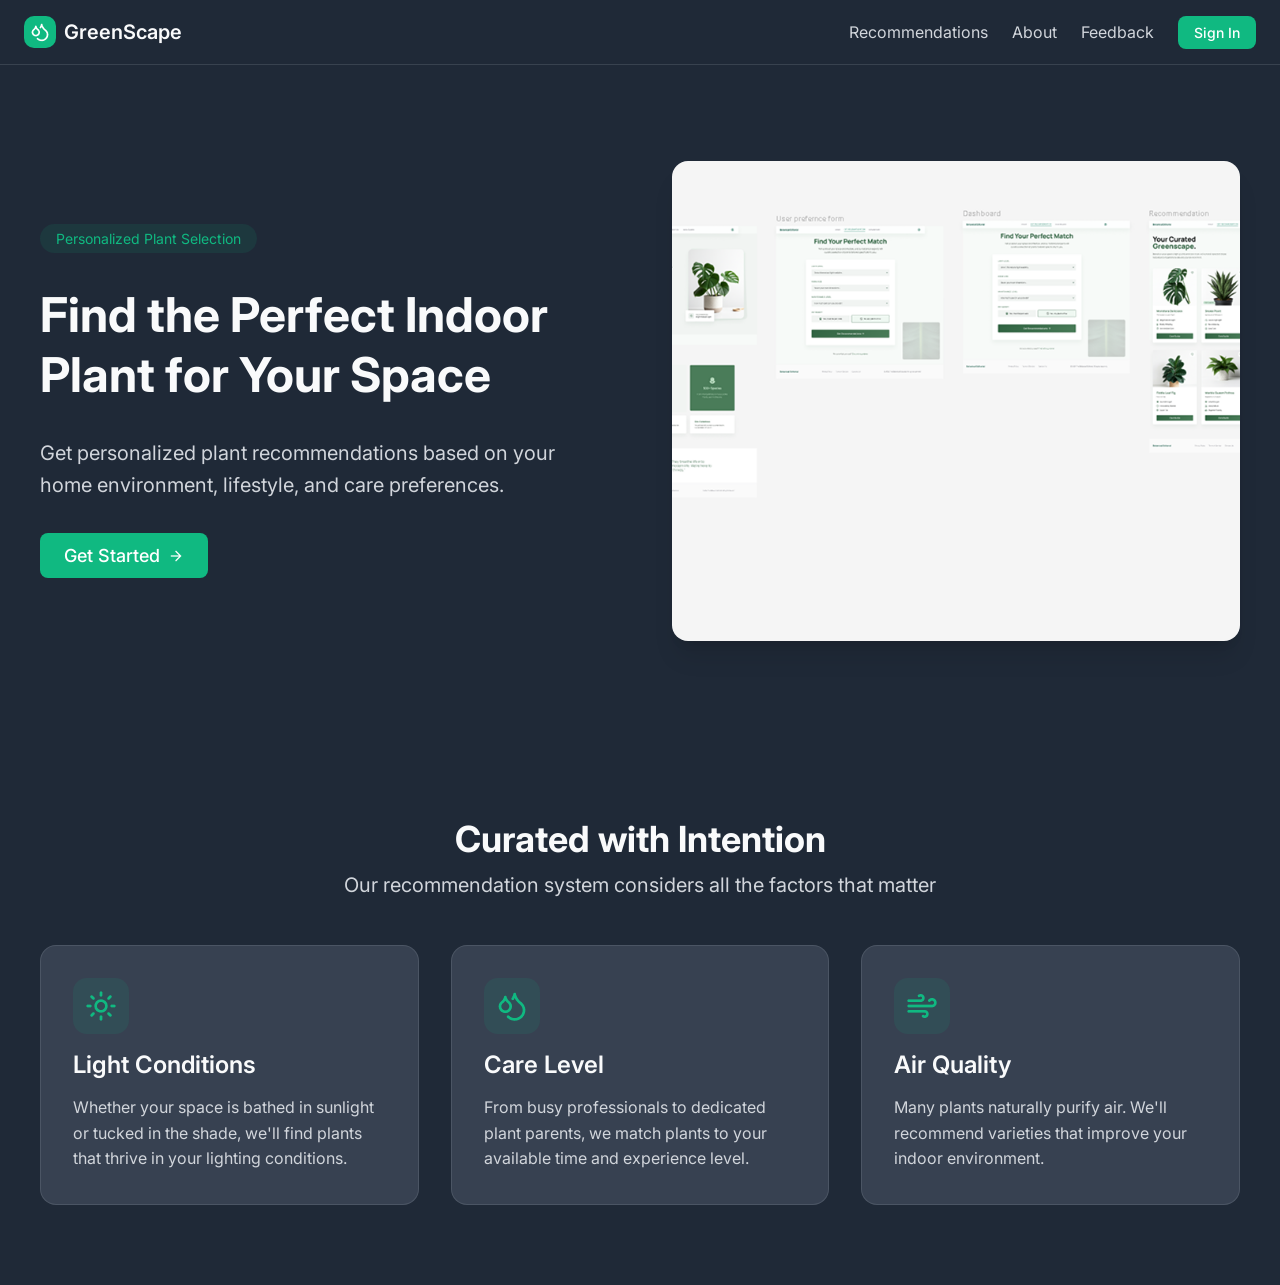
<file: app/static/index.html>
<!DOCTYPE html>
<html lang="en">
<head>
  <meta charset="UTF-8" />
  <meta name="viewport" content="width=device-width, initial-scale=1.0" />
  <title>GreenScape – Find Your Perfect Indoor Plant</title>
  <link rel="stylesheet" href="css/styles.css" />
</head>
<body>

  <!-- Navbar -->
  <nav class="navbar">
    <a href="index.html" class="logo">
      <div class="logo-icon">
        <img src="images/logo-icon.png" alt="Logo" />
      </div>
      <span class="logo-name">GreenScape</span>
    </a>
    <div class="nav-links">
      <a href="recommendations.html" class="nav-link">Recommendations</a>
      <a href="dashboard.html" class="nav-link nav-auth" style="display:none">Dashboard</a>
      <a href="#about" class="nav-link">About</a>
      <a href="feedback.html" class="nav-link">Feedback</a>
      <a href="signin.html" class="btn btn-green btn-sm nav-guest">Sign In</a>
      <a href="profile.html" class="user-info nav-auth" style="display:none" title="My profile">
        <span class="avatar gs-initial">?</span>
        <span class="info gs-greeting">Hi!</span>
      </a>
      <button id="logout-btn" class="btn btn-sm logout--btn nav-auth" style="display:none">Log out</button>
    </div>
  </nav>

  <!-- Hero -->
  <section class="container">
    <div class="hero">
      <div class="hero-text">
        <div>
      <span class="badge">Personalized Plant Selection</span>
      </div>
        <h1>Find the Perfect Indoor Plant for Your Space</h1>
        <p>Get personalized plant recommendations based on your home environment, lifestyle, and care preferences.</p>
        <a href="query.html" class="btn btn-green btn-lg" style="align-self:flex-start">
          Get Started
          <img src="images/get started.png" alt="" />
        </a>
      </div>
      <div class="hero-image">
        <img src="images/Landing image.png" alt="Indoor plants" />
      </div>
    </div>
  </section>

  <!-- Features -->
  <section class="features" id="about">
    <div class="container">
      <div class="features-header">
        <h2>Curated with Intention</h2>
        <p>Our recommendation system considers all the factors that matter</p>
      </div>
      <div class="features-grid">
        <div class="card feature-card">
          <div class="icon-box">
            <img src="images/light.png" alt="" />
          </div>
          <h3>Light Conditions</h3>
          <p>Whether your space is bathed in sunlight or tucked in the shade, we'll find plants that thrive in your lighting conditions.</p>
        </div>
        <div class="card feature-card">
          <div class="icon-box">
            <img src="images/care-image.png" alt="" />
          </div>
          <h3>Care Level</h3>
          <p>From busy professionals to dedicated plant parents, we match plants to your available time and experience level.</p>
        </div>
        <div class="card feature-card">
          <div class="icon-box">
            <img src="images/air quality.png" alt="" />
          </div>
          <h3>Air Quality</h3>
          <p>Many plants naturally purify air. We'll recommend varieties that improve your indoor environment.</p>
        </div>
      </div>
    </div>
  </section>

  <script src="js/toast.js"></script>
  <script src="js/session.js"></script>
</body>
</html>
</file>
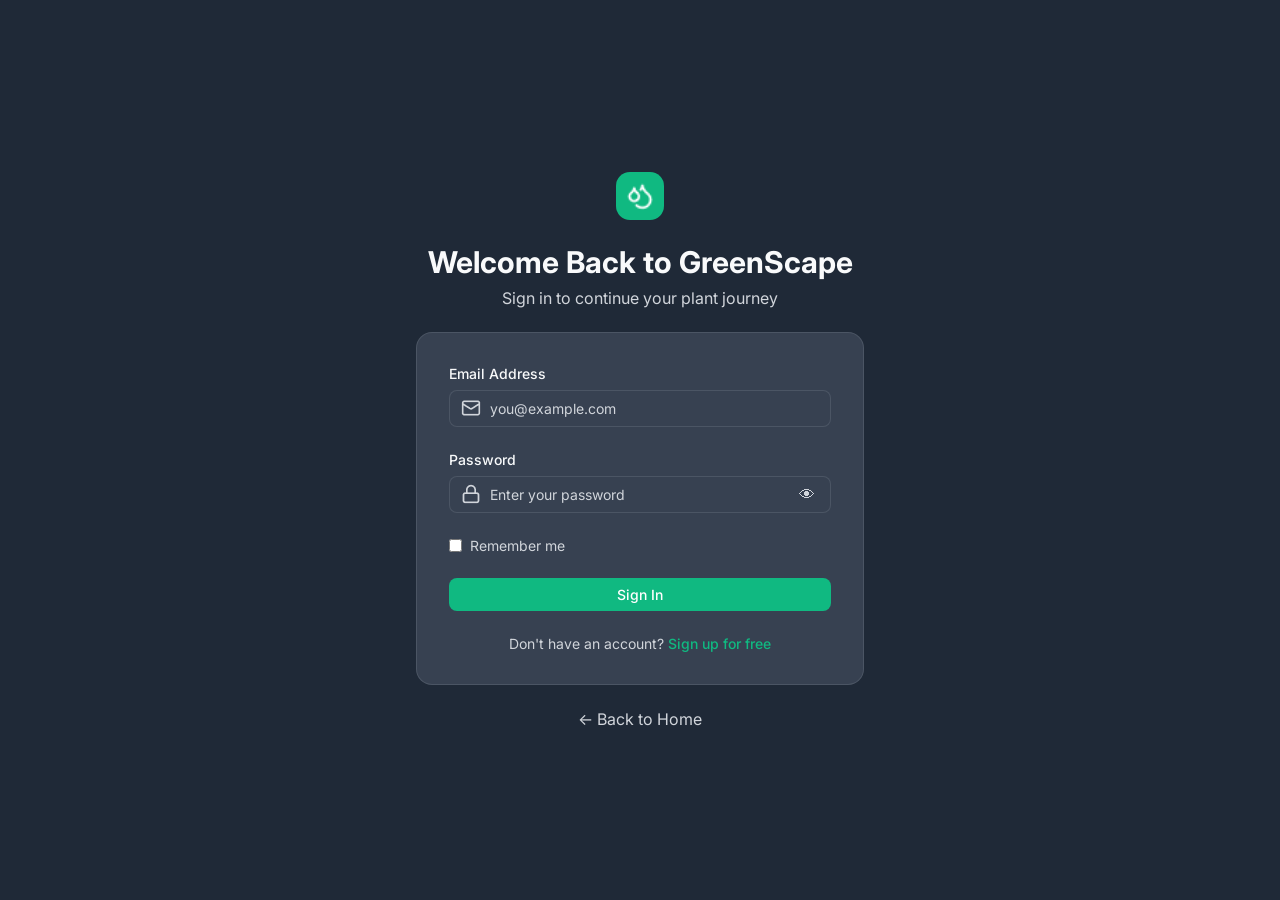
<file: app/static/adminpanel.html>
<!DOCTYPE html>
<html lang="en">
<head>
    <meta charset="UTF-8">
    <meta name="viewport" content="width=device-width, initial-scale=1.0">
    <title>GreenScape — Admin Panel</title>
    <link rel="stylesheet" href="css/styles.css" />
    <link rel="stylesheet" href="css/admin.css" />
    <link rel="stylesheet" href="css/user.css" />
    <link href="https://fonts.googleapis.com/css2?family=DM+Sans:wght@300;400;500;600&family=DM+Mono:wght@400;500&display=swap" rel="stylesheet">
</head>
<body>
  <script>
    (function () {
      try {
        const user = JSON.parse(sessionStorage.getItem('gsUser') || 'null');
        if (!user || user.role !== 'Admin') location.replace('signin.html');
      } catch { location.replace('signin.html'); }
    })();
  </script>
    <!-- Top Bar -->
    <header class="topbar">
        <div class="logo">
            <div class="logo-icon">🌿</div>
            <div>
                <div class="logo-text">GreenScape</div>
                <div class="logo-sub">Admin Panel</div>
            </div>
        </div>
        <div class="topbar-right">
            <span class="gs-greeting topbar-greeting">Hi, Admin!</span>
            <button class="btn btn-green btn-sm" onclick="sessionStorage.removeItem('gsUser');sessionStorage.removeItem('plantPrefs');location.href='signin.html'">
                Logout
            </button>
        </div>
    </header>
    
    <div class="shell">
        <!-- Sidebar -->
        <nav class="sidebar">
            <button class="tab-btn active" data-tab="plant-data" title="Plants">
                <svg class="nav-icon" viewBox="0 0 16 16" fill="none" stroke="currentColor" stroke-width="1.5"><path d="M8 14V7M8 7C8 4 5 2 2 2c0 3 1.5 5 6 5M8 7C8 4 11 2 14 2c0 3-1.5 5-6 5"/></svg>
                <span class="tab-btn-info">Plants</span>
            </button>
            <button class="tab-btn" data-tab="member-data" title="Members">
                <svg class="nav-icon" viewBox="0 0 16 16" fill="none" stroke="currentColor" stroke-width="1.5"><rect x="1" y="1" width="6" height="6" rx="1.5"/><rect x="9" y="1" width="6" height="6" rx="1.5"/><rect x="1" y="9" width="6" height="6" rx="1.5"/><rect x="9" y="9" width="6" height="6" rx="1.5"/></svg>
                <span class="tab-btn-info">Members</span>
            </button>
            <button class="tab-btn" data-tab="saved-data" title="Saved Plants">
                <svg class="nav-icon" viewBox="0 0 16 16" fill="none" stroke="currentColor" stroke-width="1.5"><path d="M13 14l-4.5-3-4.5 3V2a1 1 0 0 1 1-1h7a1 1 0 0 1 1 1z"/></svg>
                <span class="tab-btn-info">Saved</span>
            </button>
            <button class="tab-btn" data-tab="feedback-data" title="Feedback">
                <svg class="nav-icon" viewBox="0 0 16 16" fill="none" stroke="currentColor" stroke-width="1.5"><path d="M14 10a1 1 0 0 1-1 1H5l-3 3V3a1 1 0 0 1 1-1h10a1 1 0 0 1 1 1z"/></svg>
                <span class="tab-btn-info">Feedback</span>
            </button>
        </nav>
        
        <!-- Main Content -->
        <main class="main">
            
            <div class="tab-content active" id="plant-data">
            
                <!-- Stats -->
                <div class="stats-grid" style="grid-template-columns:repeat(2,1fr)">
                    <div class="stat-card">
                        <div class="stat-label">Total Plants</div>
                        <div class="stat-value" id="stat-total-plants">—</div>
                    </div>
                    <div class="stat-card">
                        <div class="stat-label">Most Saved</div>
                        <div class="stat-value green" id="stat-most-saved" style="font-size:16px">—</div>
                        <div class="stat-label" id="stat-most-saved-count" style="margin-top:4px"></div>
                    </div>
                </div>
                
                <!-- Toolbar -->
                <div class="toolbar">
                    <div class="search-wrap">
                        <svg viewBox="0 0 16 16" fill="none" stroke="currentColor" stroke-width="1.5"><circle cx="6.5" cy="6.5" r="4.5"/><path d="M10 10l3.5 3.5"/></svg>
                        <input id="plant-search" class="search-input" type="text" placeholder="Search plants…">
                    </div>
                    <button class="add-btn">
                        <svg viewBox="0 0 16 16" fill="none" stroke="currentColor" stroke-width="2"><path d="M8 3v10M3 8h10"/></svg>
                        Add Plant
                    </button>
                </div>
                
                <!-- Table -->
                <div class="table-wrap">
                    <table>
                        <thead>
                            <tr>
                                <th>Image</th>
                                <th class="sortable">Plant <span class="sort-arrow">↑</span></th>
                                <th>Care</th>
                                <th>Actions</th>
                            </tr>
                        </thead>
                        <tbody>
                            <tr><td colspan="4" style="text-align:center;padding:32px;color:var(--muted)">Loading plants…</td></tr>
                        </tbody>
                    </table>
                    <div class="table-footer" id="plant-table-footer"></div>
                </div>
            </div>
            
            <div class="tab-content" id="member-data">
                <!-- STATS -->
                <div class="stats-grid" style="grid-template-columns:repeat(3,1fr)">
                    <div class="stat-card">
                        <div class="stat-label">Total Users</div>
                        <div class="stat-value" id="stat-total-users">—</div>
                    </div>
                    <div class="stat-card">
                        <div class="stat-label">Active</div>
                        <div class="stat-value" id="stat-active-users">—</div>
                    </div>
                    <div class="stat-card">
                        <div class="stat-label">Suspended</div>
                        <div class="stat-value" id="stat-suspended-users">—</div>
                    </div>
                </div>
                
                <!-- PANEL -->
                <div class="panel">
                    
                    <!-- Toolbar -->
                    <div class="toolbar">
                        <div class="search-wrap">
                            <svg viewBox="0 0 24 24"><circle cx="11" cy="11" r="8"/><line x1="21" y1="21" x2="16.65" y2="16.65"/></svg>
                            <input id="members-search" type="text" placeholder="Search users…" />
                        </div>
                        
                        <div class="filter-tabs">
                            <button class="filter-tab active">All</button>
                            <button class="filter-tab">Active</button>
                            <button class="filter-tab">Suspended</button>
                        </div>
                        
                        <button class="btn btn-ghost">
                            <svg viewBox="0 0 24 24"><polygon points="22 3 2 3 10 12.46 10 19 14 21 14 12.46 22 3"/></svg>
                            Filter
                        </button>
                        <button id="members-export" class="btn btn-primary">
                            <svg viewBox="0 0 24 24"><path d="M21 15v4a2 2 0 0 1-2 2H5a2 2 0 0 1-2-2v-4"/><polyline points="7 10 12 15 17 10"/><line x1="12" y1="15" x2="12" y2="3"/></svg>
                            Export
                        </button>
                        <button id="add-member-btn" class="btn btn-primary" style="background:var(--accent);gap:6px">
                            <svg viewBox="0 0 24 24" style="width:15px;height:15px;stroke:currentColor;fill:none;stroke-width:2.5"><path d="M16 21v-2a4 4 0 0 0-4-4H5a4 4 0 0 0-4 4v2"/><circle cx="8.5" cy="7" r="4"/><line x1="20" y1="8" x2="20" y2="14"/><line x1="23" y1="11" x2="17" y2="11"/></svg>
                            Add User
                        </button>
                    </div>
                    
                    <!-- Table -->
                    <div class="table-wrap">
                        <table>
                            <thead>
                                <tr>
                                    <th><div class="th-inner">User <svg viewBox="0 0 24 24"><polyline points="6 9 12 15 18 9"/></svg></div></th>
                                    <th>Role</th>
                                    <th>Status</th>
                                    <th><div class="th-inner">Joined <svg viewBox="0 0 24 24"><polyline points="6 9 12 15 18 9"/></svg></div></th>
                                    <th><div class="th-inner">Last Active <svg viewBox="0 0 24 24"><polyline points="6 9 12 15 18 9"/></svg></div></th>
                                    <th><div class="th-inner">Plants <svg viewBox="0 0 24 24"><polyline points="6 9 12 15 18 9"/></svg></div></th>
                                    <th></th>
                                </tr>
                            </thead>
                            <tbody id="members-tbody"></tbody>
                        </table>
                    </div>
                </div>
                
            </div>
            
            <div class="tab-content" id="saved-data">

                <!-- Stats -->
                <div class="stats-grid" style="grid-template-columns:repeat(2,1fr)">
                    <div class="stat-card">
                        <div class="stat-label">Total Saved</div>
                        <div class="stat-value" id="admin-saved-count">—</div>
                    </div>
                    <div class="stat-card">
                        <div class="stat-label">Most Saved</div>
                        <div class="stat-value green" id="saved-most-name" style="font-size:16px">—</div>
                        <div class="stat-label" id="saved-most-count" style="margin-top:4px"></div>
                    </div>
                </div>

                <!-- Table -->
                <div class="panel">
                    <div class="toolbar">
                        <h3 style="font-size:15px;font-weight:700;color:var(--text)">Saved Plants by Users</h3>
                    </div>
                    <div class="table-wrap">
                        <table>
                            <thead>
                                <tr>
                                    <th>Plant</th>
                                    <th>Light</th>
                                    <th>Maintenance</th>
                                    <th>Watering</th>
                                    <th>Toxicity</th>
                                    <th>Saved By</th>
                                </tr>
                            </thead>
                            <tbody id="admin-saved-tbody">
                                <tr><td colspan="6" style="text-align:center;padding:40px;color:var(--muted)">
                                    Click this tab to load saved plants.
                                </td></tr>
                            </tbody>
                        </table>
                    </div>
                </div>

            </div>

            <div class="tab-content" id="feedback-data">
                <div class="panel">
                    <div class="toolbar">
                        <h3 style="font-size:15px;font-weight:700;color:var(--text)">User Feedback</h3>
                    </div>
                    <div class="table-wrap">
                        <table>
                            <thead>
                                <tr>
                                    <th>User</th>
                                    <th>Category</th>
                                    <th>Rating</th>
                                    <th>Comment</th>
                                    <th>Date</th>
                                </tr>
                            </thead>
                            <tbody id="feedback-tbody">
                                <tr><td colspan="5" style="text-align:center;padding:40px;color:var(--muted)">
                                    Click this tab to load feedback.
                                </td></tr>
                            </tbody>
                        </table>
                    </div>
                </div>
            </div>

        </main>
    </div>
  <!-- Add / Edit User Modal -->
  <div id="add-member-modal" class="modal-overlay">
    <div class="modal-box" style="max-width:480px;background:var(--bg-elevated);border-color:var(--border)">
      <button class="modal-close-btn" id="add-member-close">✕</button>
      <h2 style="font-size:20px;font-weight:700;margin-bottom:4px;color:var(--text)">Add User</h2>
      <p style="font-size:13px;color:var(--text-secondary);margin-bottom:24px">Create a new member or admin account</p>

      <div id="add-member-error" style="
        display:none;
        background:rgba(248,113,113,.12);
        border:1px solid rgba(248,113,113,.35);
        color:#f87171;
        padding:10px 14px;
        border-radius:10px;
        font-size:13px;
        margin-bottom:14px;
      "></div>

      <form id="add-member-form">
        <div style="margin-bottom:14px">
          <label style="display:block;font-size:12px;font-weight:600;color:var(--text-secondary);text-transform:uppercase;letter-spacing:.06em;margin-bottom:6px">Full Name</label>
          <input id="am-name" type="text" placeholder="e.g. Jane Smith"
            style="width:100%;background:var(--bg-surface);border:1px solid var(--border);border-radius:10px;padding:10px 14px;color:var(--text);font-family:inherit;font-size:14px;outline:none;box-sizing:border-box" />
        </div>
        <div style="margin-bottom:14px">
          <label style="display:block;font-size:12px;font-weight:600;color:var(--text-secondary);text-transform:uppercase;letter-spacing:.06em;margin-bottom:6px">Email Address</label>
          <input id="am-email" type="email" placeholder="jane@example.com"
            style="width:100%;background:var(--bg-surface);border:1px solid var(--border);border-radius:10px;padding:10px 14px;color:var(--text);font-family:inherit;font-size:14px;outline:none;box-sizing:border-box" />
        </div>
        <div style="margin-bottom:14px">
          <label style="display:block;font-size:12px;font-weight:600;color:var(--text-secondary);text-transform:uppercase;letter-spacing:.06em;margin-bottom:6px">Password</label>
          <input id="am-password" type="password" placeholder="At least 6 characters"
            style="width:100%;background:var(--bg-surface);border:1px solid var(--border);border-radius:10px;padding:10px 14px;color:var(--text);font-family:inherit;font-size:14px;outline:none;box-sizing:border-box" />
        </div>
        <div style="display:grid;grid-template-columns:1fr 1fr;gap:12px;margin-bottom:20px">
          <div>
            <label style="display:block;font-size:12px;font-weight:600;color:var(--text-secondary);text-transform:uppercase;letter-spacing:.06em;margin-bottom:6px">Role</label>
            <select id="am-role"
              style="width:100%;background:var(--bg-surface);border:1px solid var(--border);border-radius:10px;padding:10px 14px;color:var(--text);font-family:inherit;font-size:14px;outline:none;cursor:pointer;box-sizing:border-box">
              <option value="Member">Member</option>
              <option value="Admin">Admin</option>
            </select>
          </div>
          <div>
            <label style="display:block;font-size:12px;font-weight:600;color:var(--text-secondary);text-transform:uppercase;letter-spacing:.06em;margin-bottom:6px">Status</label>
            <select id="am-status"
              style="width:100%;background:var(--bg-surface);border:1px solid var(--border);border-radius:10px;padding:10px 14px;color:var(--text);font-family:inherit;font-size:14px;outline:none;cursor:pointer;box-sizing:border-box">
              <option value="active">Active</option>
              <option value="suspended">Suspended</option>
            </select>
          </div>
        </div>
        <div style="display:flex;gap:10px">
          <button type="button" id="add-member-cancel" class="btn btn-ghost" style="flex:1">Cancel</button>
          <button type="submit" class="btn btn-primary" style="flex:1">Add User</button>
        </div>
      </form>
    </div>
  </div>

  <!-- Add Plant Modal -->
  <div id="add-plant-modal" class="modal-overlay">
    <div class="modal-box" style="max-width:520px;background:var(--bg-elevated);border-color:var(--border)">
      <button class="modal-close-btn" id="add-plant-close">✕</button>
      <h2 style="font-size:20px;font-weight:700;margin-bottom:4px;color:var(--text)">Add Plant</h2>
      <p style="font-size:13px;color:var(--text-secondary);margin-bottom:24px">Add a new plant to the catalog</p>

      <div id="add-plant-error" style="
        display:none;
        background:rgba(248,113,113,.12);
        border:1px solid rgba(248,113,113,.35);
        color:#f87171;
        padding:10px 14px;
        border-radius:10px;
        font-size:13px;
        margin-bottom:14px;
      "></div>

      <form id="add-plant-form">
        <div style="display:grid;grid-template-columns:1fr 1fr;gap:12px;margin-bottom:14px">
          <div style="grid-column:1/-1">
            <label class="ap-label">Plant Name *</label>
            <input id="ap-plant-name" type="text" placeholder="e.g. Aloe Vera" class="ap-input" />
          </div>
          <div>
            <label class="ap-label">Category Name</label>
            <input id="ap-category-name" type="text" placeholder="e.g. General" class="ap-input" />
          </div>
          <div>
            <label class="ap-label">Category ID</label>
            <input id="ap-category-id" type="number" class="ap-input" />
          </div>
          <div>
            <label class="ap-label">Growth Rate</label>
            <input id="ap-growth-rate" type="text" placeholder="Slow / Moderate / Fast" class="ap-input" />
          </div>
          <div>
            <label class="ap-label">Humidity Requirement</label>
            <input id="ap-humidity" type="text" placeholder="Low / Medium / High" class="ap-input" />
          </div>
          <div>
            <label class="ap-label">Light Requirement</label>
            <input id="ap-light" type="text" placeholder="Low / Medium / High" class="ap-input" />
          </div>
          <div>
            <label class="ap-label">Maintenance Level</label>
            <input id="ap-maintenance" type="text" placeholder="Low / Medium / High" class="ap-input" />
          </div>
          <div>
            <label class="ap-label">Size Category</label>
            <input id="ap-size" type="text" placeholder="Small / Medium / Large" class="ap-input" />
          </div>
          <div>
            <label class="ap-label">Temperature Range</label>
            <input id="ap-temperature" type="text" placeholder="e.g. Moderate" class="ap-input" />
          </div>
          <div>
            <label class="ap-label">Toxicity Level</label>
            <input id="ap-toxicity" type="text" placeholder="Toxic / Non-toxic" class="ap-input" />
          </div>
          <div>
            <label class="ap-label">Watering Frequency</label>
            <input id="ap-watering" type="text" placeholder="e.g. Weekly" class="ap-input" />
          </div>
        </div>
        <div style="display:flex;gap:10px">
          <button type="button" id="add-plant-cancel" class="btn btn-ghost" style="flex:1">Cancel</button>
          <button type="submit" class="btn btn-primary" style="flex:1">Save Plant</button>
        </div>
      </form>
    </div>
  </div>
  <!-- Edit Plant Modal -->
  <div id="edit-plant-modal" class="modal-overlay">
    <div class="modal-box" style="max-width:520px;background:var(--bg-elevated);border-color:var(--border)">
      <button class="modal-close-btn" id="edit-plant-close">✕</button>
      <h2 style="font-size:20px;font-weight:700;margin-bottom:4px;color:var(--text)">Edit Plant</h2>
      <p style="font-size:13px;color:var(--text-secondary);margin-bottom:24px">Update plant details</p>

      <div id="edit-plant-error" style="
        display:none;
        background:rgba(248,113,113,.12);
        border:1px solid rgba(248,113,113,.35);
        color:#f87171;
        padding:10px 14px;
        border-radius:10px;
        font-size:13px;
        margin-bottom:14px;
      "></div>

      <form id="edit-plant-form">
        <input type="hidden" id="ep-plant-id" />
        <div style="display:grid;grid-template-columns:1fr 1fr;gap:12px;margin-bottom:14px">
          <div style="grid-column:1/-1">
            <label class="ap-label">Plant Name *</label>
            <input id="ep-plant-name" type="text" class="ap-input" />
          </div>
          <div>
            <label class="ap-label">Category Name</label>
            <input id="ep-category-name" type="text" class="ap-input" />
          </div>
          <div>
            <label class="ap-label">Category ID</label>
            <input id="ep-category-id" type="number" class="ap-input" />
          </div>
          <div>
            <label class="ap-label">Growth Rate</label>
            <input id="ep-growth-rate" type="text" class="ap-input" />
          </div>
          <div>
            <label class="ap-label">Humidity Requirement</label>
            <input id="ep-humidity" type="text" class="ap-input" />
          </div>
          <div>
            <label class="ap-label">Light Requirement</label>
            <input id="ep-light" type="text" class="ap-input" />
          </div>
          <div>
            <label class="ap-label">Maintenance Level</label>
            <input id="ep-maintenance" type="text" class="ap-input" />
          </div>
          <div>
            <label class="ap-label">Size Category</label>
            <input id="ep-size" type="text" class="ap-input" />
          </div>
          <div>
            <label class="ap-label">Temperature Range</label>
            <input id="ep-temperature" type="text" class="ap-input" />
          </div>
          <div>
            <label class="ap-label">Toxicity Level</label>
            <input id="ep-toxicity" type="text" class="ap-input" />
          </div>
          <div>
            <label class="ap-label">Watering Frequency</label>
            <input id="ep-watering" type="text" class="ap-input" />
          </div>
        </div>
        <div style="display:flex;gap:10px">
          <button type="button" id="edit-plant-cancel" class="btn btn-ghost" style="flex:1">Cancel</button>
          <button type="submit" class="btn btn-primary" style="flex:1">Update Plant</button>
        </div>
      </form>
    </div>
  </div>
  <style>
    .ap-label{display:block;font-size:12px;font-weight:600;color:var(--text-secondary);text-transform:uppercase;letter-spacing:.06em;margin-bottom:6px}
    .ap-input{width:100%;background:var(--bg-surface);border:1px solid var(--border);border-radius:10px;padding:10px 14px;color:var(--text);font-family:inherit;font-size:14px;outline:none;box-sizing:border-box}
  </style>

  <script src="js/toast.js"></script>
  <script src="js/session.js"></script>
  <script src="js/tab.js"></script>
  <script src="js/api.js"></script>
  <script src="js/members.js"></script>
  <script src="js/admin-saved.js"></script>
  <script src="js/feedback-admin.js"></script>

</body>
  <!-- <script src="js/user.js"></script>
  <script src="js/signin.js"></script> -->
</html>
</file>
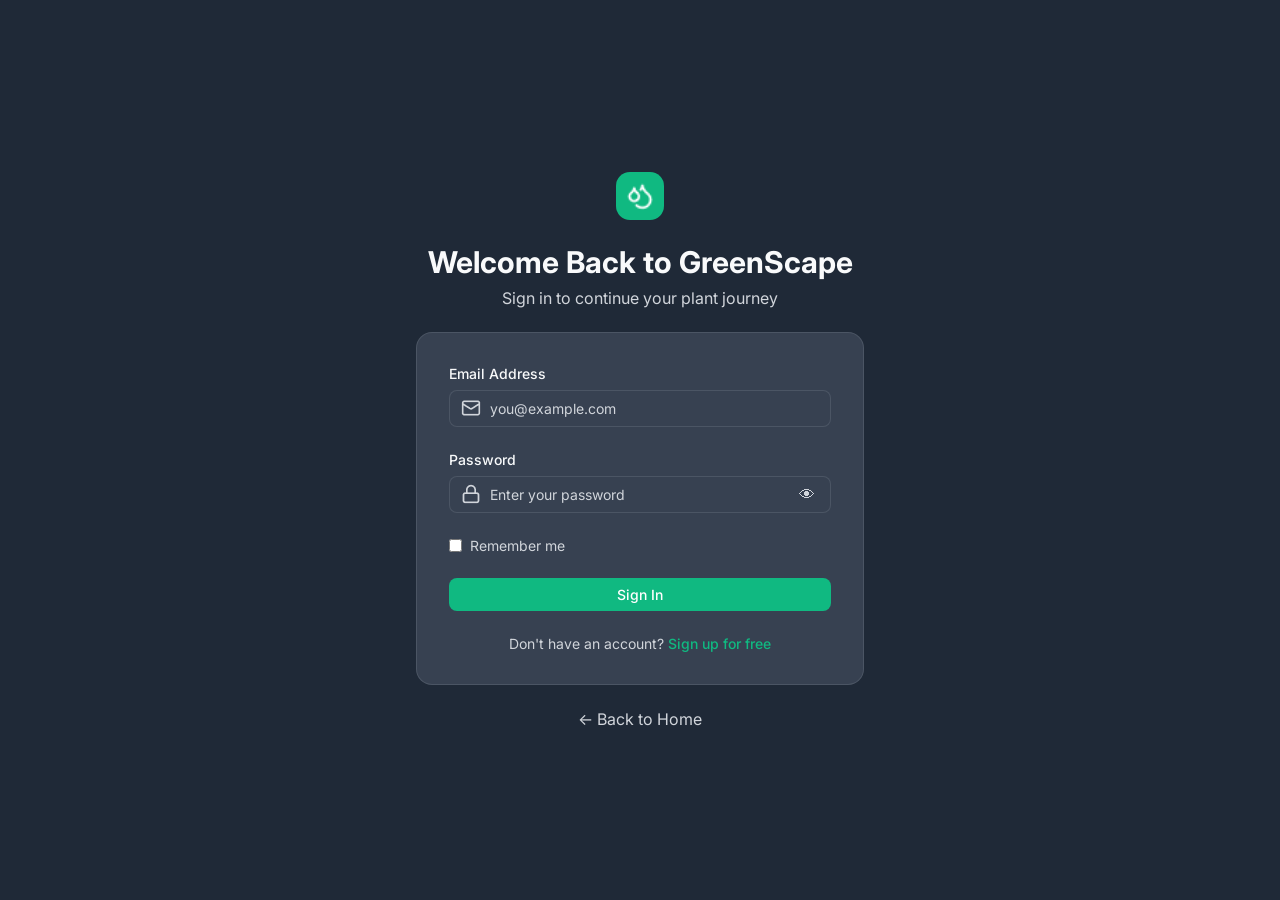
<file: app/static/dashboard.html>
<!DOCTYPE html>
<html lang="en">
<head>
  <meta charset="UTF-8" />
  <meta name="viewport" content="width=device-width, initial-scale=1.0" />
  <title>Dashboard – GreenScape</title>
  <link rel="stylesheet" href="css/styles.css" />
</head>
<body>
  <script>
    if (!sessionStorage.getItem('gsUser')) location.replace('signin.html');
  </script>

  <!-- Navbar -->
  <nav class="navbar">
    <a href="index.html" class="logo">
      <div class="logo-icon">
        <img src="images/logo-icon.png" alt="Logo" />
      </div>
      <span class="logo-name">GreenScape</span>
    </a>
    <div class="nav-links">
      <a href="recommendations.html" class="nav-link">Recommendations</a>
      <a href="dashboard.html" class="nav-link active">Dashboard</a>
      <a href="index.html#about" class="nav-link">About</a>
      <a href="feedback.html" class="nav-link">Feedback</a>
      <a href="profile.html" class="user-info" title="My profile">
        <span class="avatar gs-initial"></span>
        <span class="info gs-greeting"></span>
      </a>
      <button id="logout-btn" class="btn btn-sm logout--btn">Log out</button>
    </div>
  </nav>

  <div class="dashboard-page">
    <div class="container">

      <!-- Welcome banner -->
      <div class="welcome-banner">
        <div>
          <h1 id="gs-dash-welcome">Welcome back! 🌿</h1>
          <p>Ready to find your next perfect plant? Your space is looking greener every day.</p>
        </div>
        <a href="query.html" class="btn btn-green btn-md">Get New Recommendations</a>
      </div>

      <!-- Stats -->
      <div class="stats-grid">
        <div class="card stat-card">
          <div class="stat-number" id="dash-plants-saved">0</div>
          <div class="stat-label">Plants Saved</div>
        </div>
        <div class="card stat-card">
          <div class="stat-number" id="dash-searches-run">0</div>
          <div class="stat-label">Searches Run</div>
        </div>
        <div class="card stat-card">
          <div class="stat-number" id="dash-plants-collection">0</div>
          <div class="stat-label">Plants in Collection</div>
        </div>
      </div>

      <!-- Recent recommendations -->
      <div class="section-row">
        <h2>Saved Plants</h2>
        <a href="recommendations.html" class="btn btn-dark btn-sm">Browse All</a>
      </div>
      <div id="dash-recs-grid" class="recs-grid" style="margin-bottom:48px"></div>

      <!-- Highlights -->
      <div class="features-grid">
        <div class="card feature-card">
          <div class="icon-box">
            <img src="images/light.png" alt="" />
          </div>
          <h3>Light Conditions</h3>
          <p>Update your light preferences to refine your recommendations.</p>
        </div>
        <div class="card feature-card">
          <div class="icon-box">
            <img src="images/care-image.png" alt="" />
          </div>
          <h3>Care Level</h3>
          <p>Adjust how much time you can dedicate to plant care this season.</p>
        </div>
        <div class="card feature-card">
          <div class="icon-box">
            <img src="images/air quality.png" alt="" />
          </div>
          <h3>Air Quality</h3>
          <p>Prioritize air-purifying plants for a healthier indoor space.</p>
        </div>
      </div>

    </div>
  </div>

  <script src="js/toast.js"></script>
  <script src="js/session.js"></script>
  <script src="js/saved.js"></script>
  <script>
    // Plants-saved stat
    const savedCountEl = document.getElementById('dash-plants-saved');
    const saved = getSavedPlants();
    if (savedCountEl) savedCountEl.textContent = saved.length;

    fetch('/api/dashboard-stats').then(r=>r.json()).then(d=>{
      document.getElementById('dash-searches-run').textContent = d.searches_run;
      document.getElementById('dash-plants-collection').textContent = d.total_plants;
    }).catch(()=>{});

    // ── Plant detail modal ────────────────────────────────────────────────────
    function showDashModal(plant) {
      let overlay = document.getElementById('dash-modal');
      if (!overlay) {
        overlay = document.createElement('div');
        overlay.id = 'dash-modal';
        overlay.className = 'modal-overlay';
        overlay.innerHTML = `
          <div class="modal-box">
            <button class="modal-close-btn" id="dash-modal-close">✕</button>
            <div id="dash-modal-content"></div>
          </div>`;
        document.body.appendChild(overlay);
        document.getElementById('dash-modal-close').addEventListener('click', closeDashModal);
        overlay.addEventListener('click', e => { if (e.target === overlay) closeDashModal(); });
        document.addEventListener('keydown', e => { if (e.key === 'Escape') closeDashModal(); });
      }

      const toxColor = plant.toxicity_level === 'Non-toxic' ? 'var(--green)' : '#f87171';
      const toxBg    = plant.toxicity_level === 'Non-toxic' ? 'rgba(16,185,129,.15)' : 'rgba(248,113,113,.15)';
      const fields   = [
        ['Growth Rate', plant.growth_rate],
        ['Light',       plant.light_requirement],
        ['Watering',    plant.watering_frequency],
        ['Maintenance', plant.maintenance_level],
        ['Size',        plant.size_category],
        ['Humidity',    plant.humidity_requirement],
        ['Temperature', plant.temperature_range],
        ['Category',    plant.category_name],
      ];

      function esc(s) {
        return String(s ?? '').replace(/&/g,'&amp;').replace(/</g,'&lt;').replace(/>/g,'&gt;').replace(/"/g,'&quot;');
      }

      document.getElementById('dash-modal-content').innerHTML = `
        <div class="modal-header">
          <div>
            <h2 class="modal-plant-name">${esc(plant.plant_name)}</h2>
            <p class="modal-plant-sub">${esc(plant.category_name || 'General')}</p>
          </div>
          <span style="padding:4px 12px;border-radius:20px;font-size:12px;font-weight:700;
                       background:${toxBg};color:${toxColor};white-space:nowrap;flex-shrink:0">
            ${esc(plant.toxicity_level || 'Unknown')}
          </span>
        </div>
        ${plant.image_url ? `<img class="modal-plant-img" src="${esc(plant.image_url)}" alt="${esc(plant.plant_name)}" onerror="this.style.display='none'">` : ''}
        <div class="modal-grid">
          ${fields.map(([l, v]) => `
            <div class="modal-detail">
              <div class="modal-detail-label">${esc(l)}</div>
              <div class="modal-detail-value">${esc(v || '—')}</div>
            </div>`).join('')}
        </div>`;

      overlay.classList.add('open');
      document.body.style.overflow = 'hidden';
    }

    function closeDashModal() {
      const overlay = document.getElementById('dash-modal');
      if (overlay) overlay.classList.remove('open');
      document.body.style.overflow = '';
    }

    // ── Render saved plants grid ──────────────────────────────────────────────
    const GRADS  = ['grad-1','grad-2','grad-3','grad-4','grad-5','grad-6'];
    const EMOJIS = ['🌿','🌱','🌾','🍃','🌺','🌸','🌻','🌼','🌵','🎋','🪴','🌳'];
    const grid   = document.getElementById('dash-recs-grid');

    if (saved.length === 0) {
      grid.innerHTML = `
        <div style="grid-column:1/-1;text-align:center;padding:40px 0">
          <p class="text-muted" style="margin-bottom:16px">No saved plants yet.</p>
          <a href="recommendations.html" class="btn btn-green btn-sm">Browse Plants</a>
        </div>`;
    } else {
      const recent = saved.slice(-3).reverse();
      grid.innerHTML = recent.map((plant, i) => {
        const hasImg = plant.image_url;
        const imgClass = hasImg ? '' : GRADS[i % GRADS.length];
        const imgStyle = hasImg ? 'padding:0;overflow:hidden' : '';
        const imgContent = hasImg
          ? `<img src="${plant.image_url}" alt="${plant.plant_name ?? ''}"
                  style="width:100%;height:100%;object-fit:cover"
                  onerror="this.parentElement.classList.add('${GRADS[i % GRADS.length]}');this.style.display='none';this.parentElement.innerHTML+='<span style=\\'font-size:72px;line-height:1\\'>${EMOJIS[i % EMOJIS.length]}</span>'">`
          : `<span style="font-size:72px;line-height:1">${EMOJIS[i % EMOJIS.length]}</span>`;
        return `
        <div class="card plant-card">
          <div class="plant-card-img ${imgClass}" style="height:160px;${imgStyle}">
            ${imgContent}
          </div>
          <div class="plant-card-body">
            <div class="plant-card-top">
              <h3 style="font-size:16px">${String(plant.plant_name ?? '').replace(/&/g,'&amp;').replace(/</g,'&lt;').replace(/>/g,'&gt;')}</h3>
            </div>
            <div class="plant-tags" style="margin-bottom:12px">
              ${plant.maintenance_level ? `<span class="plant-tag">${String(plant.maintenance_level).replace(/</g,'&lt;')} Care</span>` : ''}
              ${plant.toxicity_level === 'Non-toxic' ? '<span class="plant-tag">Pet-Safe</span>' : ''}
            </div>
            <button class="btn btn-green btn-sm btn-full dash-detail-btn" data-idx="${i}">View Details</button>
          </div>
        </div>`;
      }).join('');

      grid.querySelectorAll('.dash-detail-btn').forEach(btn => {
        btn.addEventListener('click', () => {
          showDashModal(recent[parseInt(btn.dataset.idx)]);
        });
      });
    }
  </script>
</body>
</html>
</file>
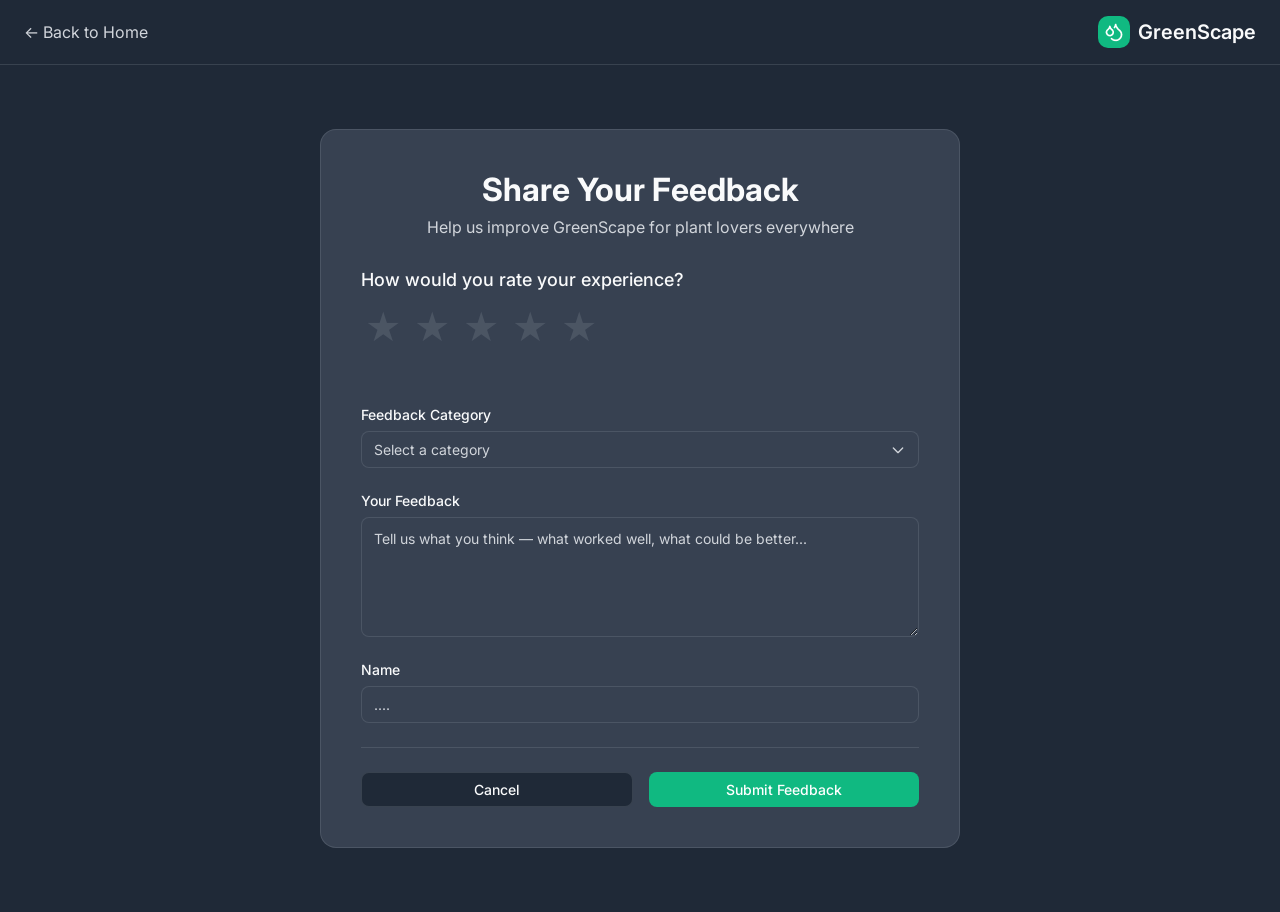
<file: app/static/feedback.html>
<!DOCTYPE html>
<html lang="en">
<head>
  <meta charset="UTF-8" />
  <meta name="viewport" content="width=device-width, initial-scale=1.0" />
  <title>Feedback – GreenScape</title>
  <link rel="stylesheet" href="css/styles.css" />
</head>
<body>

  <!-- Navbar -->
  <nav class="navbar">
    <a href="index.html" class="nav-link">← Back to Home</a>

    <a href="index.html" class="logo">
      <div class="logo-icon">
        <img src="images/logo-icon.png" alt="" />
      </div>
      <span class="logo-name">GreenScape</span>
    </a>
  </nav>

  <div class="feedback-page">
    <div class="card feedback-card">

      <div class="feedback-header">
        <h1>Share Your Feedback</h1>
        <p>Help us improve GreenScape for plant lovers everywhere</p>
      </div>

      <!-- Success message (hidden by default) -->
      <div class="success-box hidden" id="success-msg">
        🌿 Thank you for your feedback! We'll use it to improve your experience.
      </div>

      <!-- Form -->
      <form class="form" id="feedback-form" onsubmit="submitFeedback(event)">

        <!-- Star rating -->
        <div class="form-group">
          <label class="form-label-lg">How would you rate your experience?</label>
          <div class="rating-row" id="stars">
            <button type="button" class="star" data-star="1">★</button>
            <button type="button" class="star" data-star="2">★</button>
            <button type="button" class="star" data-star="3">★</button>
            <button type="button" class="star" data-star="4">★</button>
            <button type="button" class="star" data-star="5">★</button>
          </div>
          <p class="rating-label" id="rating-label"></p>
        </div>

        <!-- Category -->
        <div class="form-group">
          <label class="form-label" for="category">Feedback Category</label>
          <select id="category" class="form-select">
            <option value="">Select a category</option>
            <option value="recommendations">Plant Recommendations</option>
            <option value="ui">User Interface</option>
            <option value="accuracy">Recommendation Accuracy</option>
            <option value="feature">Feature Request</option>
            <option value="bug">Bug Report</option>
            <option value="other">Other</option>
          </select>
        </div>

        <!-- Message -->
        <div class="form-group">
          <label class="form-label" for="message">Your Feedback</label>
          <textarea id="message" class="form-textarea" rows="5"
            placeholder="Tell us what you think — what worked well, what could be better..."></textarea>
        </div>

        <!-- Name (optional) -->
        <div class="form-group">
          <label class="form-label" for="fname">Name <span class="text-muted"></span></label>
          <input id="fname" type="text" class="form-input no-icon" placeholder="...." />
        </div>

        <!-- Actions -->
        <div class="form-actions">
          <a href="index.html" class="btn btn-dark btn-sm" style="flex:1;justify-content:center">Cancel</a>
          <button type="submit" class="btn btn-green btn-sm" style="flex:1">Submit Feedback</button>
        </div>

      </form>
    </div>
  </div>

  <script src="js/toast.js"></script>
  <script src="js/feedback.js"></script>
</body>
</html>
</file>
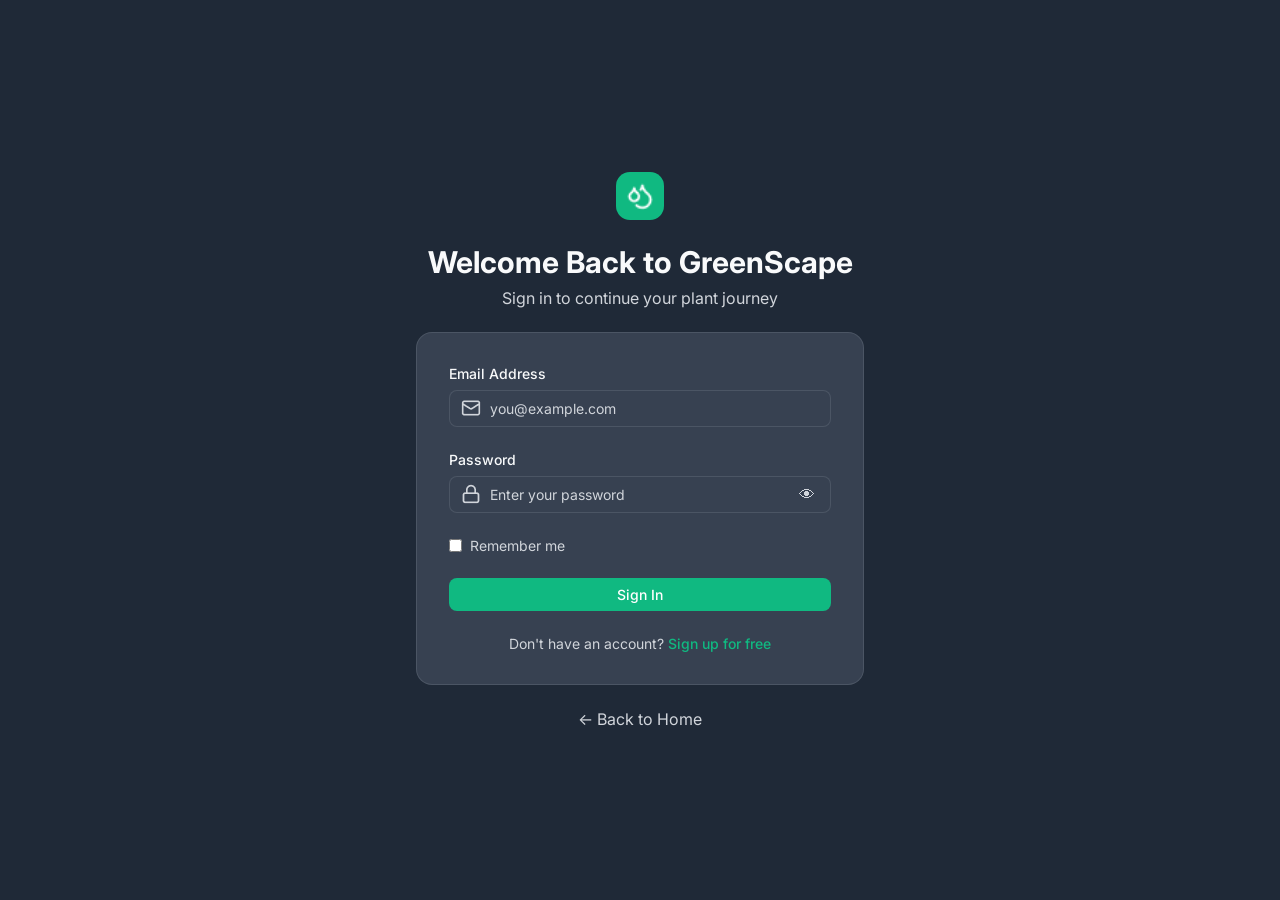
<file: app/static/profile.html>
<!DOCTYPE html>
<html lang="en">
<head>
  <meta charset="UTF-8" />
  <meta name="viewport" content="width=device-width, initial-scale=1.0" />
  <title>My Profile – GreenScape</title>
  <link rel="stylesheet" href="css/styles.css" />
</head>
<body>
  <script>
    if (!sessionStorage.getItem('gsUser')) location.replace('signin.html');
  </script>

  <!-- Navbar -->
  <nav class="navbar">
    <a href="index.html" class="logo">
      <div class="logo-icon">
        <img src="images/logo-icon.png" alt="Logo" />
      </div>
      <span class="logo-name">GreenScape</span>
    </a>
    <div class="nav-links">
      <a href="recommendations.html" class="nav-link">Recommendations</a>
      <a href="dashboard.html" class="nav-link">Dashboard</a>
      <a href="index.html#about" class="nav-link">About</a>
      <a href="feedback.html" class="nav-link">Feedback</a>
      <a href="profile.html" class="avatar ring gs-initial"></a>
    </div>
  </nav>

  <div class="profile-page">
    <div class="container">
      <div class="profile-layout">

        <!-- Left column -->
        <div>
          <!-- Profile card -->
          <div class="card profile-card">
            <div class="profile-avatar" id="gs-profile-avatar"></div>
            <div class="profile-name" id="gs-profile-name"></div>
            <div class="profile-email" id="gs-profile-email"></div>
            <div class="profile-btns">
              <a href="query.html" class="btn btn-green btn-sm btn-full">New Search</a>
              <button class="btn btn-dark btn-sm btn-full" onclick="toggleEdit()">Edit Profile</button>
              <button id="logout-btn" class="btn btn-dark btn-sm btn-full text-red">Sign Out</button>
            </div>
          </div>

          <!-- Preferences -->
          <div class="card pref-card">
            <div style="display:flex;justify-content:space-between;align-items:center;margin-bottom:16px">
              <h3 style="margin:0">My Preferences</h3>
              <a href="query.html" class="btn btn-dark btn-sm" style="font-size:12px;padding:4px 12px">Edit</a>
            </div>
            <div class="pref-list">
              <div class="pref-item"><span class="pref-key">Light Level</span><span class="pref-val" id="pref-light">—</span></div>
              <div class="pref-item"><span class="pref-key">Care Level</span><span class="pref-val" id="pref-care">—</span></div>
              <div class="pref-item"><span class="pref-key">Plant Size</span><span class="pref-val" id="pref-size">—</span></div>
              <div class="pref-item"><span class="pref-key">Pets</span><span class="pref-val" id="pref-pets">—</span></div>
              <div class="pref-item"><span class="pref-key">Experience</span><span class="pref-val" id="pref-exp">—</span></div>
            </div>
          </div>
        </div>

        <!-- Right column -->
        <div>

          <!-- Edit form (hidden by default) -->
          <div class="card hidden" id="edit-panel" style="padding:32px;margin-bottom:32px">
            <h2 style="font-size:22px;font-weight:700;margin-bottom:24px">Edit Profile</h2>
            <div class="form">
              <div class="form-group">
                <label class="form-label" for="p-name">Display Name</label>
                <input id="p-name" type="text" class="form-input no-icon" />
              </div>
              <div class="form-group">
                <label class="form-label" for="p-email">Email</label>
                <input id="p-email" type="email" class="form-input no-icon" />
              </div>
              <div class="form-group">
                <label class="form-label" for="p-bio">Bio</label>
                <textarea id="p-bio" class="form-textarea" placeholder="Tell us about yourself and your plant journey..."></textarea>
              </div>
              <div class="form-actions">
                <button class="btn btn-dark btn-sm" style="flex:1" onclick="toggleEdit()">Cancel</button>
                <button class="btn btn-green btn-sm" style="flex:1" onclick="saveEdit()">Save Changes</button>
              </div>
            </div>
          </div>

          <!-- Saved plants -->
          <div id="view-panel">
            <div class="section-row">
              <h2 style="font-size:22px;font-weight:700">Saved Plants
                <span id="saved-count" class="match-badge" style="margin-left:8px;font-size:13px">0</span>
              </h2>
              <a href="recommendations.html" class="btn btn-dark btn-sm">Browse More</a>
            </div>

            <div class="saved-grid"></div>

          </div>

        </div>
      </div>
    </div>
  </div>

  <script src="js/toast.js"></script>
  <script src="js/session.js"></script>
  <script src="js/saved.js"></script>
  <script src="js/profile.js"></script>
</body>
</html>
</file>
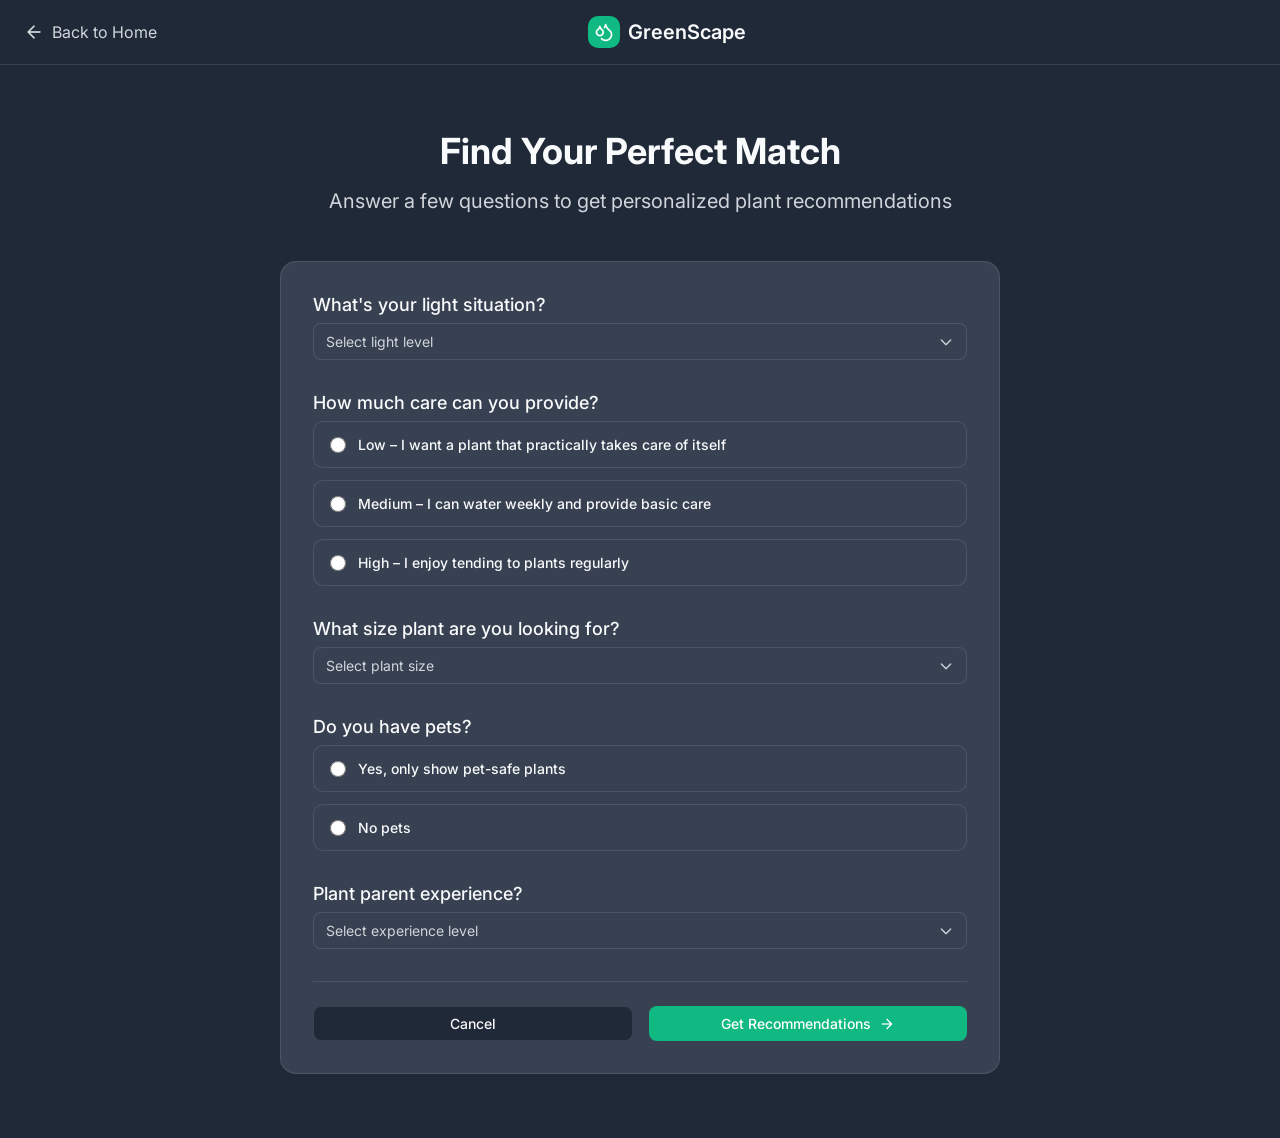
<file: app/static/query.html>
<!DOCTYPE html>
<html lang="en">
<head>
  <meta charset="UTF-8" />
  <meta name="viewport" content="width=device-width, initial-scale=1.0" />
  <title>Find Your Plant – GreenScape</title>
  <link rel="stylesheet" href="css/styles.css" />
</head>
<body>

  <!-- Navbar -->
  <nav class="navbar">
    <a href="index.html" class="nav-back">
      <img src="images/back to home.png" alt="" />
      Back to Home
    </a>
    <a href="index.html" class="logo">
      <div class="logo-icon">
        <img src="images/logo-icon.png" alt="" />
      </div>
      <span class="logo-name">GreenScape</span>
    </a>
    <div style="width:80px"></div>
  </nav>

  <div class="query-page">
    <div class="container-narrow">

      <!-- Header -->
      <div class="query-header">
        <h1>Find Your Perfect Match</h1>
        <p>Answer a few questions to get personalized plant recommendations</p>
      </div>

      <!-- Form -->
      <div class="card query-form" id="query-form">

        <!-- Light -->
        <div class="form-group">
          <label class="form-label-lg">What's your light situation?</label>
          <select id="light-select" class="form-select">
            <option value="">Select light level</option>
            <option value="low">Low – minimal natural light</option>
            <option value="indirect">Medium – bright indirect light</option>
            <option value="direct">High – direct sunlight</option>
          </select>
        </div>

        <!-- Care -->
        <div class="form-group">
          <label class="form-label-lg">How much care can you provide?</label>
          <div class="radio-options" data-group="care">
            <div class="radio-option" data-value="low">
              <input type="radio" name="care" id="care-low" value="low" />
              <label for="care-low">Low – I want a plant that practically takes care of itself</label>
            </div>
            <div class="radio-option" data-value="medium">
              <input type="radio" name="care" id="care-med" value="medium" />
              <label for="care-med">Medium – I can water weekly and provide basic care</label>
            </div>
            <div class="radio-option" data-value="high">
              <input type="radio" name="care" id="care-high" value="high" />
              <label for="care-high">High – I enjoy tending to plants regularly</label>
            </div>
          </div>
        </div>

        <!-- Size -->
        <div class="form-group">
          <label class="form-label-lg">What size plant are you looking for?</label>
          <select id="size-select" class="form-select">
            <option value="">Select plant size</option>
            <option value="small">Small – tabletop or shelf</option>
            <option value="medium">Medium – floor plant up to 3 ft</option>
            <option value="large">Large – statement plant over 3 ft</option>
          </select>
        </div>

        <!-- Pets -->
        <div class="form-group">
          <label class="form-label-lg">Do you have pets?</label>
          <div class="radio-options" data-group="pets">
            <div class="radio-option" data-value="yes">
              <input type="radio" name="pets" id="pets-yes" value="yes" />
              <label for="pets-yes">Yes, only show pet-safe plants</label>
            </div>
            <div class="radio-option" data-value="no">
              <input type="radio" name="pets" id="pets-no" value="no" />
              <label for="pets-no">No pets</label>
            </div>
          </div>
        </div>

        <!-- Experience -->
        <div class="form-group">
          <label class="form-label-lg">Plant parent experience?</label>
          <select id="experience-select" class="form-select">
            <option value="">Select experience level</option>
            <option value="beginner">Beginner – first plant ever</option>
            <option value="some">Some experience – had plants before</option>
            <option value="expert">Expert – seasoned plant parent</option>
          </select>
        </div>

        <!-- Actions -->
        <div class="form-actions">
          <a href="index.html" class="btn btn-dark btn-sm" style="flex:1;justify-content:center">Cancel</a>
          <button id="get-recs-btn" class="btn btn-green btn-sm" style="flex:1;justify-content:center">
            Get Recommendations
            <img src="images/get started.png" alt="" />
          </button>
        </div>

      </div>
    </div>
  </div>

  <script src="js/toast.js"></script>
  <script src="js/query.js"></script>
</body>
</html>
</file>
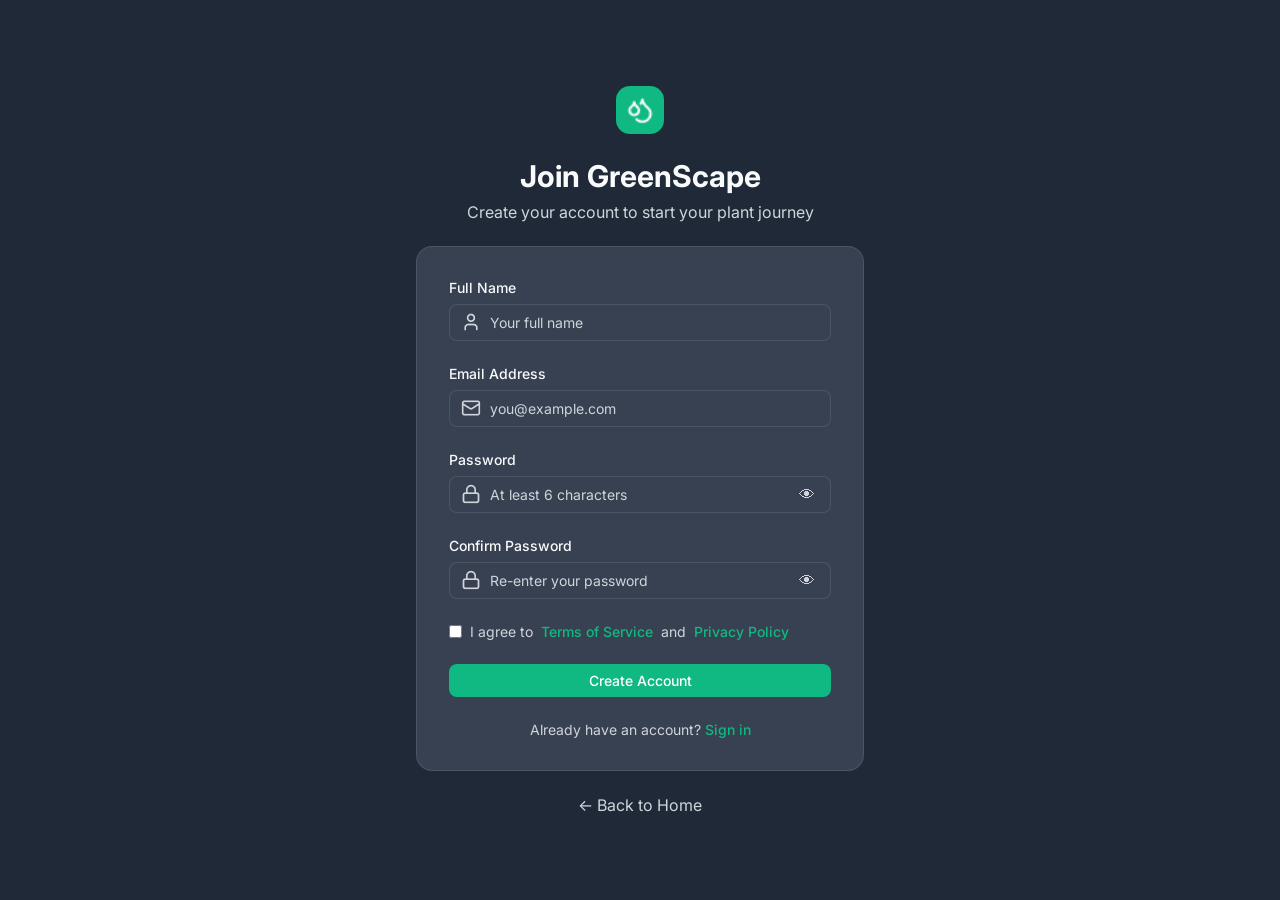
<file: app/static/sign-up.html>
<!DOCTYPE html>
<html lang="en">
<head>
  <meta charset="UTF-8" />
  <meta name="viewport" content="width=device-width, initial-scale=1.0" />
  <title>Sign Up – GreenScape</title>
  <link rel="stylesheet" href="css/styles.css" />
</head>
<body>

  <div class="auth-page">

    <!-- Logo mark -->
    <div class="auth-logo">
      <img src="images/logo-icon.png" alt="" />
    </div>

    <!-- Heading -->
    <div class="auth-heading">
      <h1>Join GreenScape</h1>
      <p>Create your account to start your plant journey</p>
    </div>

    <!-- Card -->
    <div class="card auth-card">
      <form class="form" id="signup-form" onsubmit="return false">

        <!-- Error message -->
        <div id="signup-error" style="
          display:none;
          background:rgba(248,113,113,.12);
          border:1px solid rgba(248,113,113,.35);
          color:#f87171;
          padding:10px 14px;
          border-radius:10px;
          font-size:13px;
          margin-bottom:12px;
        "></div>

        <!-- Full name -->
        <div class="form-group">
          <label class="form-label" for="su-name">Full Name</label>
          <div class="input-wrap">
            <img src="images/name.png" alt="" class="input-icon" />
            <input id="su-name" type="text" class="form-input" placeholder="Your full name" autocomplete="name" />
          </div>
        </div>

        <!-- Email -->
        <div class="form-group">
          <label class="form-label" for="su-email">Email Address</label>
          <div class="input-wrap">
            <img src="images/email.png" alt="" class="input-icon" />
            <input id="su-email" type="email" class="form-input" placeholder="you@example.com" autocomplete="email" />
          </div>
        </div>

        <!-- Password -->
        <div class="form-group">
          <label class="form-label" for="su-password">Password</label>
          <div class="input-wrap">
            <img src="images/password.png" alt="" class="input-icon" />
            <input id="su-password" type="password" class="form-input" placeholder="At least 6 characters" autocomplete="new-password" style="padding-right:40px" />
            <button type="button" class="input-icon-r toggle-pw" aria-label="Toggle password">👁</button>
          </div>
        </div>

        <!-- Confirm Password -->
        <div class="form-group">
          <label class="form-label" for="su-confirm">Confirm Password</label>
          <div class="input-wrap">
            <img src="images/password.png" alt="" class="input-icon" />
            <input id="su-confirm" type="password" class="form-input" placeholder="Re-enter your password" autocomplete="new-password" style="padding-right:40px" />
            <button type="button" class="input-icon-r toggle-pw" aria-label="Toggle password">👁</button>
          </div>
        </div>

        <!-- Terms -->
        <div class="form-footer">
          <label class="checkbox-label">
            <input type="checkbox" id="su-terms" />
            I agree to <a href="terms-privacy.html">Terms of Service</a> and <a href="terms-privacy.html">Privacy Policy</a>
          </label>
        </div>

        <!-- Submit -->
        <button type="submit" class="btn btn-green btn-sm btn-full">Create Account</button>

      </form>

      <p class="divider-text">
        Already have an account? <a href="signin.html">Sign in</a>
      </p>
    </div>

    <a href="index.html" class="nav-link">← Back to Home</a>
  </div>

  <script src="js/toast.js"></script>
  <script src="js/signup.js"></script>
</body>
</html>
</file>
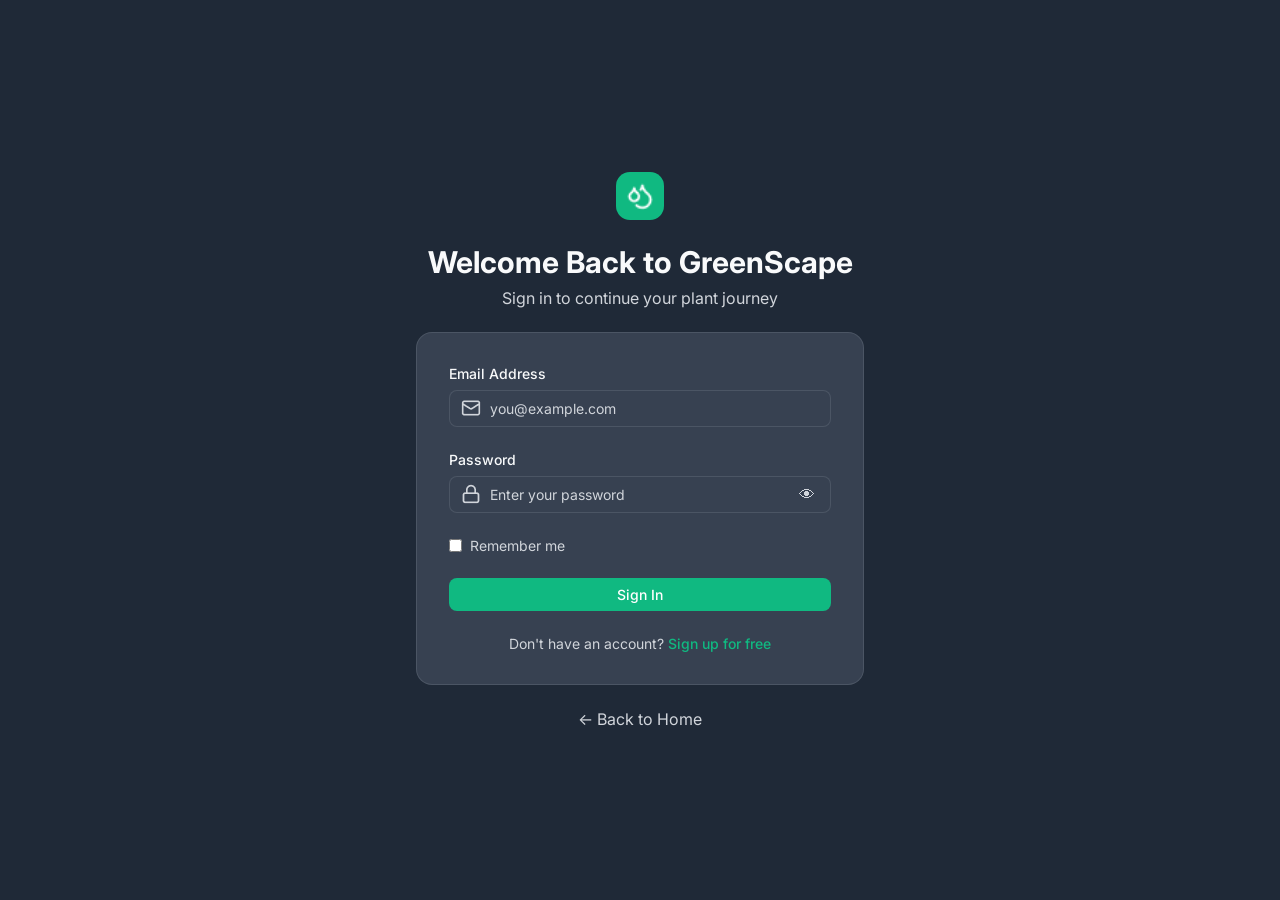
<file: app/static/signin.html>
<!DOCTYPE html>
<html lang="en">
<head>
  <meta charset="UTF-8" />
  <meta name="viewport" content="width=device-width, initial-scale=1.0" />
  <title>Sign In – GreenScape</title>
  <link rel="stylesheet" href="css/styles.css" />
</head>
<body>

  <div class="auth-page">

    <!-- Logo mark -->
    <div class="auth-logo">
      <img src="images/logo-icon.png" alt="" />
    </div>

    <!-- Heading -->
    <div class="auth-heading">
      <h1>Welcome Back to GreenScape</h1>
      <p>Sign in to continue your plant journey</p>
    </div>

    <!-- Card -->
    <div class="card auth-card signin-form">
      <form class="form" id="signin-form">

        <!-- Email -->
        <div class="form-group">
          <label class="form-label" for="email">Email Address</label>
          <div class="input-wrap">
            <img src="images/email.png" alt="" class="input-icon" />
            <input id="email" type="email" class="form-input" placeholder="you@example.com" autocomplete="email" />
          </div>
        </div>

        <!-- Password -->
        <div class="form-group">
          <label class="form-label" for="password">Password</label>
          <div class="input-wrap">
            <img src="images/password.png" alt="" class="input-icon" />
            <input id="password" type="password" class="form-input" placeholder="Enter your password" autocomplete="current-password" style="padding-right:40px" />
            <button type="button" class="input-icon-r toggle-pw" id="toggle-pw" aria-label="Toggle password">👁</button>
          </div>
        </div>

        <!-- Remember / Forgot -->
        <div class="form-footer">
          <label class="checkbox-label">
            <input type="checkbox" />
            Remember me
          </label>
          <!-- <a href="password.html" class="form-link">Forgot password?</a> -->
        </div>

        <!-- Submit -->
        <button type="submit" class="btn btn-green btn-sm btn-full">Sign In</button>

      </form>

      <p class="divider-text">
        Don't have an account? <a href="sign-up.html">Sign up for free</a>
      </p>
    </div>

    <a href="index.html" class="nav-link">← Back to Home</a>
  </div>

  <script src="js/toast.js"></script>
  <script src="js/signin.js"></script>
  <script src="js/user.js"></script>
</body>
</html>
</file>
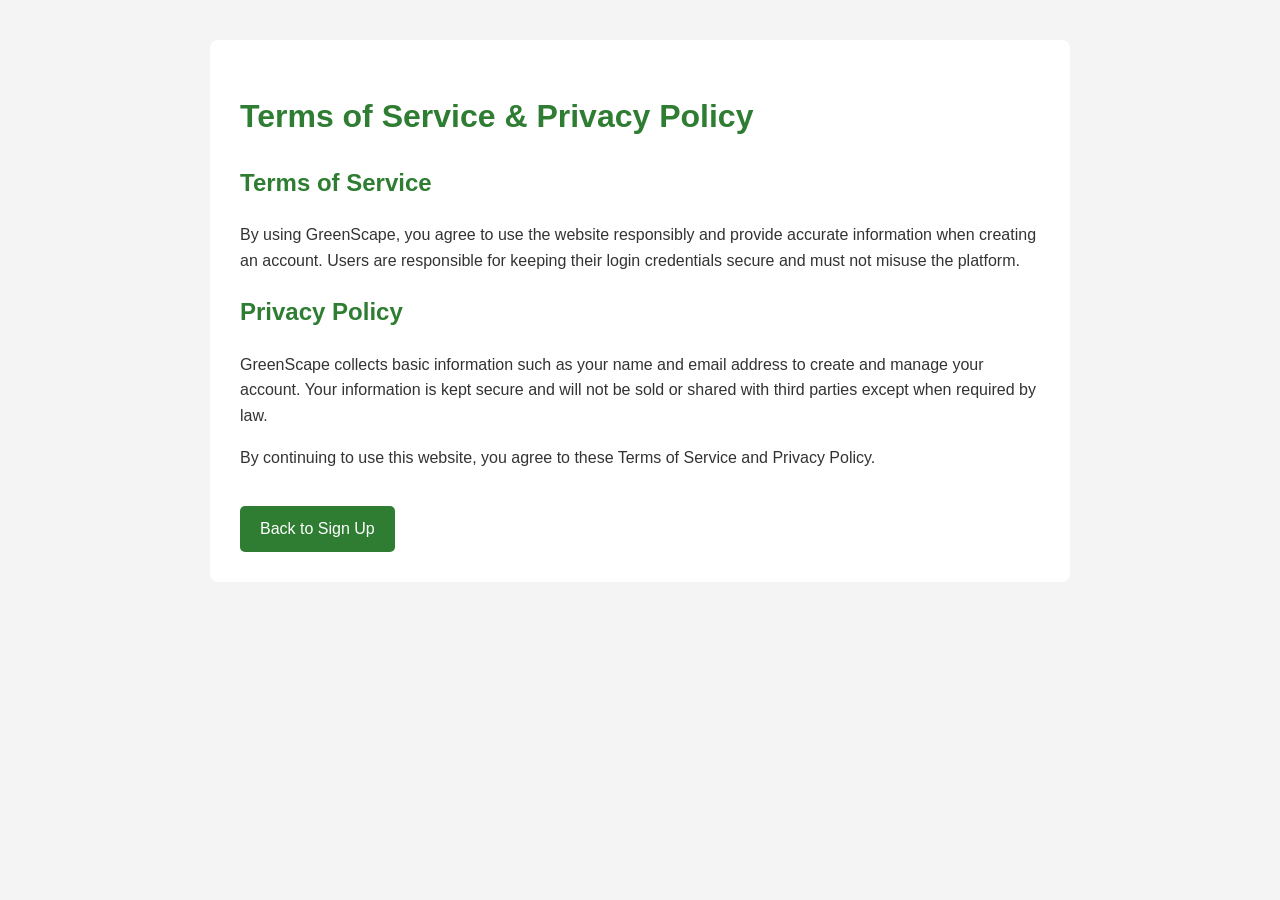
<file: app/static/terms-privacy.html>
<!DOCTYPE html>
<html lang="en">
<head>
    <meta charset="UTF-8">
    <meta name="viewport" content="width=device-width, initial-scale=1.0">

    <title>Terms of Service & Privacy Policy</title>
     
    <style>
        body {
            font-family: Arial, sans-serif;
            margin: 40px;
            line-height: 1.6;
            background-color: #f4f4f4;
            color: #333;
        }

        .container {
            max-width: 800px;
            margin: auto;
            background: white;
            padding: 30px;
            border-radius: 8px;
        }

        h1, h2 {
            color: #2e7d32;
        }

        a {
            display: inline-block;
            margin-top: 20px;
            text-decoration: none;
            color: white;
            background: #2e7d32;
            padding: 10px 20px;
            border-radius: 5px;
        }

        a:hover {
            background: #256428;
        }
    </style>
</head>
<body>

<div class="container">

    <h1>Terms of Service & Privacy Policy</h1>

    <h2>Terms of Service</h2>
    <p>
        By using GreenScape, you agree to use the website responsibly and provide
        accurate information when creating an account. Users are responsible for
        keeping their login credentials secure and must not misuse the platform.
    </p>

    <h2>Privacy Policy</h2>
    <p>
        GreenScape collects basic information such as your name and email address
        to create and manage your account. Your information is kept secure and
        will not be sold or shared with third parties except when required by law.
    </p>

    <p>
        By continuing to use this website, you agree to these Terms of Service
        and Privacy Policy.
    </p>

    <a href="sign-up.html">Back to Sign Up</a>

</div>

</body>
</html>
</file>
<file: app/static/css/styles.css>
@import url('https://fonts.googleapis.com/css2?family=Inter:wght@400;500;600;700&display=swap');

/* ── Reset ── */
*, *::before, *::after { box-sizing: border-box; margin: 0; padding: 0; }
a { text-decoration: none; color: inherit; }
button { font-family: inherit; cursor: pointer; }
input, select, textarea { font-family: inherit; }

/* ── Tokens ── */
:root {
  --bg:          #1f2937;
  --card:        #374151;
  --green:       #10b981;
  --green-light: rgba(16,185,129,.1);
  --white:       #f9fafb;
  --muted:       #d1d5db;
  --border:      rgba(156,163,175,.2);
  --shadow:      0 20px 25px -5px rgba(0,0,0,.1), 0 8px 10px -6px rgba(0,0,0,.1);
}

body { font-family: 'Inter', sans-serif; background: var(--bg); color: var(--white); min-height: 100vh; }

/* ── Navbar ── */
.navbar {
  height: 65px;
  border-bottom: 1px solid var(--border);
  display: flex; align-items: center; justify-content: space-between;
  padding: 0 24px;
}
.logo { display: flex; align-items: center; gap: 8px; }
.logo-icon {
  width: 32px; height: 32px;
  background: var(--green); border-radius: 10px;
  display: flex; align-items: center; justify-content: center; flex-shrink: 0;
}
.logo-icon img { width: 20px; height: 20px; }
.logo-name { font-size: 20px; font-weight: 600; }
.nav-links { display: flex; align-items: center; gap: 24px; }
.nav-link { font-size: 16px; color: var(--muted); transition: color .15s; }
.nav-link:hover { color: var(--white); }
.nav-link.active { color: var(--green); }
.nav-back { display: flex; align-items: center; gap: 8px; font-size: 16px; color: var(--muted); transition: color .15s; }
.nav-back:hover { color: var(--white); }
.nav-back img { width: 20px; height: 20px; }
.avatar {
  width: 36px; height: 36px; border-radius: 50%;
  background: var(--green); color: #fff;
  font-size: 14px; font-weight: 600;
  display: flex; align-items: center; justify-content: center;
  transition: opacity .15s;
}
.avatar:hover { opacity: .88; }
.avatar.ring { outline: 2px solid var(--green); outline-offset: 2px; }

/* ── Buttons ── */
.btn {
  display: inline-flex; align-items: center; justify-content: center; gap: 8px;
  font-weight: 500; border-radius: 8px; border: none;
  transition: opacity .15s; cursor: pointer;
}
.btn:hover { opacity: .88; }
.btn-sm  { padding: 8px 16px;  font-size: 14px; }
.btn-md  { padding: 10px 20px; font-size: 16px; }
.btn-lg  { padding: 12px 24px; font-size: 18px; }
.btn-green { background: var(--green); color: #fff; }
.btn-dark  { background: var(--bg); color: var(--white); border: 1px solid var(--border); }
.btn-full  { width: 100%; justify-content: center; }
.btn img   { width: 16px; height: 16px; }

/* ── Card ── */
.card { background: var(--card); border: 1px solid var(--border); border-radius: 16px; }

/* ── Badge ── */
.badge { display: inline-block; padding: 6px 16px; border-radius: 9999px; background: var(--green-light); color: var(--green); font-size: 14px; }
.match-badge { background: var(--green-light); color: var(--green); padding: 4px 10px; border-radius: 9999px; font-size: 12px; font-weight: 500; white-space: nowrap; flex-shrink: 0; margin-left: 8px; }

/* ── Icon Box ── */
.icon-box { width: 56px; height: 56px; background: var(--green-light); border-radius: 14px; display: flex; align-items: center; justify-content: center; flex-shrink: 0; }
.icon-box img { width: 32px; height: 32px; }

/* ── Container ── */
.container { max-width: 1280px; margin: 0 auto; padding: 0 40px; }
.container-narrow { max-width: 768px; margin: 0 auto; padding: 0 24px; }

/* ── Hero ── */
.hero { display: flex; align-items: center; justify-content: space-between; gap: 64px; padding: 96px 0; }
.hero-text { flex: 1; display: flex; flex-direction: column; gap: 32px; max-width: 600px; }
.hero-text h1 { font-size: 48px; font-weight: 700; line-height: 1.25; }
.hero-text p  { font-size: 20px; line-height: 1.6; color: var(--muted); }
.hero-image { flex: 1; max-width: 580px; height: 480px; border-radius: 16px; overflow: hidden; box-shadow: var(--shadow); }
.hero-image img { width: 100%; height: 100%; object-fit: cover; display: block; }

/* ── Features ── */
.features { padding: 80px 0; }
.features-header { text-align: center; margin-bottom: 48px; }
.features-header h2 { font-size: 36px; font-weight: 700; margin-bottom: 12px; }
.features-header p  { font-size: 20px; color: var(--muted); }
.features-grid { display: grid; grid-template-columns: repeat(3,1fr); gap: 32px; }
.feature-card { padding: 32px; display: flex; flex-direction: column; gap: 16px; }
.feature-card h3 { font-size: 24px; font-weight: 600; }
.feature-card p  { font-size: 16px; color: var(--muted); line-height: 1.6; }

/* ── Auth page ── */
.auth-page { min-height: 100vh; display: flex; flex-direction: column; align-items: center; justify-content: center; gap: 24px; padding: 48px 24px; }
.auth-logo { width: 48px; height: 48px; background: var(--green); border-radius: 14px; display: flex; align-items: center; justify-content: center; }
.auth-logo img { width: 28px; height: 28px; }
.auth-heading { text-align: center; }
.auth-heading h1 { font-size: 30px; font-weight: 700; margin-bottom: 8px; }
.auth-heading p  { font-size: 16px; color: var(--muted); }
.auth-card { width: 100%; max-width: 448px; padding: 32px; }

/* ── Forms ── */
.form { display: flex; flex-direction: column; gap: 24px; }
.form-group { display: flex; flex-direction: column; gap: 8px; }
.form-label    { font-size: 14px; font-weight: 500; color: var(--white); }
.form-label-lg { font-size: 18px; font-weight: 500; color: var(--white); }
.input-wrap { position: relative; display: flex; align-items: center; }
.input-icon { position: absolute; left: 12px; width: 20px; height: 20px; pointer-events: none; }
.input-icon-r { position: absolute; right: 12px; width: 20px; height: 20px; cursor: pointer; background: none; border: none; color: var(--muted); font-size: 16px; display: flex; align-items: center; }

.form-input {
  width: 100%; padding: 9px 12px 9px 40px;
  background: var(--card); border: 1px solid var(--border); border-radius: 8px;
  color: var(--white); font-size: 14px;
}
.form-input::placeholder { color: var(--muted); }
.form-input:focus { outline: none; border-color: var(--green); }
.form-input.no-icon { padding-left: 12px; }

.form-select {
  width: 100%; padding: 9px 36px 9px 12px;
  background: var(--card); border: 1px solid var(--border); border-radius: 8px;
  color: var(--muted); font-size: 14px; appearance: none; cursor: pointer;
  background-image: url("data:image/svg+xml,%3Csvg xmlns='http://www.w3.org/2000/svg' fill='none' viewBox='0 0 24 24' stroke='%23d1d5db'%3E%3Cpath stroke-linecap='round' stroke-linejoin='round' stroke-width='2' d='M19 9l-7 7-7-7'/%3E%3C/svg%3E");
  background-repeat: no-repeat; background-position: right 12px center; background-size: 16px;
}
.form-select:focus { outline: none; border-color: var(--green); }

.form-textarea {
  width: 100%; padding: 12px;
  background: var(--card); border: 1px solid var(--border); border-radius: 8px;
  color: var(--white); font-size: 14px; resize: vertical; min-height: 120px;
}
.form-textarea::placeholder { color: var(--muted); }
.form-textarea:focus { outline: none; border-color: var(--green); }

.radio-options { display: flex; flex-direction: column; gap: 12px; }
.radio-option {
  display: flex; align-items: center; gap: 12px;
  padding: 14px 16px;
  background: var(--card); border: 1px solid var(--border); border-radius: 10px;
  cursor: pointer; transition: border-color .15s, background .15s;
}
.radio-option:hover { border-color: rgba(156,163,175,.5); }
.radio-option.selected { border-color: var(--green); background: var(--green-light); }
.radio-option input { width: 16px; height: 16px; accent-color: var(--green); flex-shrink: 0; cursor: pointer; }
.radio-option label { font-size: 14px; font-weight: 500; cursor: pointer; }

.form-footer { display: flex; align-items: center; justify-content: space-between; }
.checkbox-label { display: flex; align-items: center; gap: 8px; font-size: 14px; color: var(--muted); cursor: pointer; }
.checkbox-label input { accent-color: var(--green); }
.form-link { font-size: 14px; color: var(--green); }
.form-link:hover { text-decoration: underline; }
.form-actions { display: flex; gap: 16px; padding-top: 24px; border-top: 1px solid var(--border); }
.divider-text { text-align: center; font-size: 14px; color: var(--muted); margin-top: 24px; }
.divider-text a { color: var(--green); font-weight: 500; }
.form-footer a { color: var(--green); font-weight: 500; }
.divider-text a:hover { text-decoration: underline; }
.form-info {font-size: 12px;}
.text-center {text-align: center;}
input::-ms-reveal {
  display: none;
}

/* ── Query page ── */
.query-page { padding: 64px 0; }
.query-header { text-align: center; margin-bottom: 48px; }
.query-header h1 { font-size: 36px; font-weight: 700; margin-bottom: 16px; }
.query-header p  { font-size: 20px; color: var(--muted); }
.query-form { padding: 32px; display: flex; flex-direction: column; gap: 32px; }

/* ── Recommendations ── */
.recs-page { padding: 64px 0; }
.recs-header { display: flex; align-items: center; justify-content: space-between; margin-bottom: 8px; }
.recs-header h1 { font-size: 32px; font-weight: 700; }
.recs-subtitle { font-size: 15px; color: var(--muted); margin-bottom: 32px; }
.recs-grid { display: grid; grid-template-columns: repeat(3,1fr); gap: 24px; }
.plant-card { overflow: hidden; }
.plant-card-img { height: 280px; overflow:hidden; display: flex; align-items: center; justify-content: center; font-size: 72px; }
.plant-card-img img {width: 100%; height: 100%; object-fit:cover; object-position: center;}
.plant-card-body { padding: 20px; }
.plant-card-top { display: flex; align-items: flex-start; justify-content: space-between; margin-bottom: 8px; }
.plant-card-top h3 { font-size: 18px; font-weight: 600; }
.plant-desc { font-size: 14px; color: var(--muted); line-height: 1.5; margin-bottom: 16px; }
.plant-tags { display: flex; flex-wrap: wrap; gap: 8px; margin-bottom: 16px; }
.plant-tag { padding: 4px 10px; border-radius: 6px; font-size: 12px; font-weight: 500; background: var(--bg); color: var(--muted); border: 1px solid var(--border); }
.plant-actions { display: flex; gap: 10px; }

/* ── Recs toolbar (search + active filters) ── */
.recs-toolbar { display: flex; flex-direction: column; gap: 12px; margin-bottom: 28px; }
.search-wrap { position: relative; display: flex; align-items: center; }
.search-icon { position: absolute; left: 14px; width: 16px; height: 16px; color: var(--muted); pointer-events: none; }
.search-input { width: 100%; padding: 10px 40px 10px 40px; border-radius: 10px; border: 1px solid var(--border); background: var(--card); color: var(--text); font-size: 14px; transition: border-color .15s; }
.search-input:focus { outline: none; border-color: var(--green); }
.search-clear { position: absolute; right: 12px; background: none; border: none; color: var(--muted); font-size: 14px; cursor: pointer; padding: 4px; line-height: 1; }
.search-clear:hover { color: var(--text); }
.active-filters { display: flex; flex-wrap: wrap; gap: 8px; }
.filter-chip { display: inline-flex; align-items: center; gap: 6px; padding: 4px 10px; border-radius: 20px; background: var(--green-light); color: var(--green); font-size: 12px; font-weight: 600; border: 1px solid rgba(16,185,129,.25); }
.filter-chip button { background: none; border: none; cursor: pointer; color: var(--green); font-size: 13px; padding: 0; line-height: 1; opacity: .7; }
.filter-chip button:hover { opacity: 1; }

/* ── Pagination ── */
.pagination { display: flex; align-items: center; justify-content: center; gap: 6px; margin-top: 40px; flex-wrap: wrap; }
.pagination button { min-width: 38px; height: 38px; padding: 0 12px; border-radius: 8px; border: 1px solid var(--border); background: var(--card); color: var(--text); font-size: 14px; font-weight: 500; cursor: pointer; transition: background .15s, color .15s, border-color .15s; }
.pagination button:hover:not(:disabled) { background: var(--green); color: #fff; border-color: var(--green); }
.pagination button.active { background: var(--green); color: #fff; border-color: var(--green); font-weight: 700; }
.pagination button:disabled { opacity: .4; cursor: default; }
.pagination .page-info { font-size: 13px; color: var(--muted); padding: 0 8px; }

/* ── Feedback ── */
.feedback-page { min-height: calc(100vh - 65px); display: flex; align-items: center; justify-content: center; padding: 64px 24px; }
.feedback-card { max-width: 640px; width: 100%; padding: 40px; }
.feedback-header { text-align: center; margin-bottom: 32px; }
.feedback-header h1 { font-size: 32px; font-weight: 700; margin-bottom: 8px; }
.feedback-header p  { font-size: 16px; color: var(--muted); }
.rating-row { display: flex; gap: 4px; margin-top: 8px; }
.star { background: none; border: none; font-size: 36px; color: var(--border); cursor: pointer; padding: 4px; line-height: 1; transition: color .1s; }
.star.active { color: #fbbf24; }
.rating-label { font-size: 14px; color: var(--muted); margin-top: 4px; min-height: 20px; }
.success-box { background: var(--green-light); border: 1px solid var(--green); border-radius: 10px; padding: 16px; text-align: center; font-size: 14px; color: var(--green); }

/* ── Dashboard ── */
.dashboard-page { padding: 48px 0; }
.welcome-banner { background: var(--card); border: 1px solid var(--border); border-radius: 16px; padding: 32px; margin-bottom: 32px; display: flex; align-items: center; justify-content: space-between; gap: 24px; }
.welcome-banner h1 { font-size: 26px; font-weight: 700; margin-bottom: 8px; }
.welcome-banner p  { font-size: 15px; color: var(--muted); }
.stats-grid { display: grid; grid-template-columns: repeat(3,1fr); gap: 20px; margin-bottom: 40px; }
.stat-card { padding: 24px; text-align: center; }
.stat-number { font-size: 36px; font-weight: 700; color: var(--green); }
.stat-label  { font-size: 14px; color: var(--muted); margin-top: 4px; }
.section-row { display: flex; align-items: center; justify-content: space-between; margin-bottom: 20px; }
.section-row h2 { font-size: 20px; font-weight: 600; }

/* ── Profile ── */
.profile-page { padding: 48px 0; }
.profile-layout { display: grid; grid-template-columns: 280px 1fr; gap: 32px; align-items: start; }
.profile-card { padding: 32px; text-align: center; }
.profile-avatar { width: 80px; height: 80px; border-radius: 50%; background: var(--green); display: flex; align-items: center; justify-content: center; margin: 0 auto 16px; font-size: 32px; font-weight: 700; color: #fff; }
.profile-name  { font-size: 22px; font-weight: 600; margin-bottom: 4px; }
.profile-email { font-size: 14px; color: var(--muted); margin-bottom: 24px; }
.profile-btns { display: flex; flex-direction: column; gap: 10px; }
.pref-card { padding: 24px; margin-top: 16px; }
.pref-card h3 { font-size: 15px; font-weight: 600; margin-bottom: 16px; }
.pref-list { display: flex; flex-direction: column; gap: 10px; }
.pref-item { display: flex; justify-content: space-between; align-items: center; background: var(--bg); border-radius: 8px; padding: 12px 16px; }
.pref-key { font-size: 14px; color: var(--muted); }
.pref-val { font-size: 14px; font-weight: 500; color: var(--green); }
.saved-grid { display: grid; grid-template-columns: repeat(2,1fr); gap: 16px; margin-bottom: 40px; }
.activity-list { padding: 24px; }
.activity-item { display: flex; align-items: center; justify-content: space-between; padding: 12px 0; }
.activity-item:not(:last-child) { border-bottom: 1px solid var(--border); }
.activity-left { display: flex; align-items: center; gap: 12px; font-size: 14px; }
.activity-time { font-size: 13px; color: var(--muted); }

/* ── Gradients for plant cards ── */
.grad-1 { background: linear-gradient(135deg,#1a3d2b,#2d5a3d); }
.grad-2 { background: linear-gradient(135deg,#1e3a4a,#2a5060); }
.grad-3 { background: linear-gradient(135deg,#2d3a1e,#3d5228); }
.grad-4 { background: linear-gradient(135deg,#3a2a1e,#5a4228); }
.grad-5 { background: linear-gradient(135deg,#1e2d3a,#283d52); }
.grad-6 { background: linear-gradient(135deg,#3a1e2a,#522838); }

/* ── Utilities ── */
.mt-16 { margin-top: 16px; }
.mt-24 { margin-top: 24px; }
.mt-32 { margin-top: 32px; }
.mt-40 { margin-top: 40px; }
.text-green { color: var(--green); }
.text-muted { color: var(--muted); }
.text-red   { color: #f87171; }
.hidden { display: none !important; }

.user-sign-in .sign-in--btn {display: none;}
.logout--btn {
  background: transparent;
  color: var(--white);
  border: 1px solid rgba(156, 163, 175, 0.5);
  font-family: inherit;
}
.logout--btn:hover { border-color: var(--muted); opacity: 1; }
.user-info {display: flex; gap: 10px; align-items: center;}

/* ── Plant Detail Modal ── */
.modal-overlay {
  position: fixed; inset: 0;
  background: rgba(0,0,0,.72);
  backdrop-filter: blur(6px);
  z-index: 9999;
  display: none; align-items: center; justify-content: center;
  padding: 24px;
}
.modal-overlay.open { display: flex; }
.modal-box {
  background: var(--card);
  border: 1px solid var(--border);
  border-radius: 20px;
  max-width: 540px; width: 100%;
  max-height: 88vh; overflow-y: auto;
  padding: 32px;
  position: relative;
  animation: modalIn .2s ease;
}
@keyframes modalIn {
  from { opacity: 0; transform: translateY(14px) scale(.97); }
  to   { opacity: 1; transform: none; }
}
.modal-close-btn {
  position: absolute; top: 16px; right: 16px;
  background: none; border: none; color: var(--muted);
  font-size: 18px; cursor: pointer;
  width: 32px; height: 32px;
  display: flex; align-items: center; justify-content: center;
  border-radius: 8px; transition: background .15s, color .15s;
}
.modal-close-btn:hover { background: var(--bg); color: var(--white); }
.modal-header {
  display: flex; align-items: flex-start; justify-content: space-between;
  gap: 16px; margin-bottom: 24px;
}
.modal-plant-name { font-size: 22px; font-weight: 700; margin-bottom: 4px; }
.modal-plant-sub  { font-size: 13px; color: var(--muted); }
.modal-plant-img {
  width: 100%; max-height: 200px; object-fit: cover;
  border-radius: 12px; margin-bottom: 20px;
}
.modal-grid {
  display: grid; grid-template-columns: 1fr 1fr;
  gap: 10px;
}
.modal-detail {
  background: var(--bg); border-radius: 10px; padding: 12px 14px;
}
.modal-detail-label {
  font-size: 10px; font-weight: 700; text-transform: uppercase;
  letter-spacing: .07em; color: var(--muted); margin-bottom: 4px;
}
.modal-detail-value { font-size: 14px; font-weight: 500; }
.user-info {display: flex; gap: 10px; align-items: center;}

/* ── Toast container ─────────────────────────────────────────────────────── */
#toast-container {
  position: fixed; top: 20px; right: 20px; z-index: 10000;
  display: flex; flex-direction: column; gap: 10px;
  pointer-events: none;
}

/* ── Toast ───────────────────────────────────────────────────────────────── */
.gs-toast {
  pointer-events: auto;
  display: flex; align-items: center; gap: 10px;
  padding: 14px 18px; border-radius: 12px;
  background: var(--card, #1e293b);
  border: 1px solid var(--border, rgba(255,255,255,.08));
  box-shadow: 0 8px 30px rgba(0,0,0,.35);
  font-size: 14px; color: var(--white, #fff);
  min-width: 280px; max-width: 400px;
  opacity: 0; transform: translateX(40px);
  transition: opacity .25s ease, transform .25s ease;
}
.gs-toast--show { opacity: 1; transform: translateX(0); }
.gs-toast--hide { opacity: 0; transform: translateX(40px); pointer-events: none; }

.gs-toast-icon {
  flex-shrink: 0;
  width: 28px; height: 28px; border-radius: 50%;
  display: flex; align-items: center; justify-content: center;
  font-size: 14px; font-weight: 700;
}
.gs-toast--success .gs-toast-icon { background: rgba(16,185,129,.2); color: #2dce89; }
.gs-toast--error   .gs-toast-icon { background: rgba(248,113,113,.2); color: #f87171; }
.gs-toast--info    .gs-toast-icon { background: rgba(59,130,246,.2);  color: #60a5fa; }

.gs-toast-msg { flex: 1; line-height: 1.4; }

.gs-toast-close {
  flex-shrink: 0; background: none; border: none;
  color: var(--muted, #94a3b8); font-size: 18px;
  cursor: pointer; padding: 0 2px; line-height: 1;
  transition: color .15s;
}
.gs-toast-close:hover { color: var(--white, #fff); }

/* ── Confirm / Prompt modal ──────────────────────────────────────────────── */
.gs-confirm-overlay {
  position: fixed; inset: 0; z-index: 10001;
  background: rgba(0,0,0,.55);
  display: flex; align-items: center; justify-content: center;
  padding: 24px;
  opacity: 0; transition: opacity .2s ease;
}
.gs-confirm-overlay--show { opacity: 1; }

.gs-confirm-box {
  background: var(--card, #1e293b);
  border: 1px solid var(--border, rgba(255,255,255,.08));
  border-radius: 16px; padding: 28px 32px;
  max-width: 380px; width: 100%;
  box-shadow: 0 12px 40px rgba(0,0,0,.4);
  animation: modalIn .2s ease;
}
.gs-confirm-msg {
  font-size: 15px; line-height: 1.5;
  margin-bottom: 20px; color: var(--white, #fff);
}
.gs-confirm-actions {
  display: flex; gap: 10px; justify-content: flex-end;
}
.gs-prompt-input {
  width: 100%; padding: 10px 14px;
  background: var(--bg, #0f172a);
  border: 1px solid var(--border, rgba(255,255,255,.1));
  border-radius: 10px; color: var(--white, #fff);
  font-size: 14px; margin-bottom: 16px;
  outline: none; transition: border-color .15s;
}
.gs-prompt-input:focus { border-color: var(--accent, #2dce89); }

/* ── Spinner ─────────────────────────────────────────────────────────────── */
.gs-spinner {
  display: flex; flex-direction: column; align-items: center; justify-content: center;
  padding: 48px 0; gap: 14px;
}
.gs-spinner-ring {
  width: 36px; height: 36px;
  border: 3px solid var(--border, rgba(255,255,255,.1));
  border-top-color: var(--accent, #2dce89);
  border-radius: 50%;
  animation: gsSpin .7s linear infinite;
}
@keyframes gsSpin { to { transform: rotate(360deg); } }
.gs-spinner-text {
  font-size: 13px; color: var(--muted, #94a3b8);
}
</file>
<file: app/static/css/admin.css>
/* ── Google Fonts ── */
@import url('https://fonts.googleapis.com/css2?family=DM+Sans:wght@300;400;500;600&family=DM+Mono:wght@400;500&display=swap');

/* ── Reset & Variables ── */
*, *::before, *::after {
  box-sizing: border-box;
  margin: 0;
  padding: 0;
}

:root {
  --bg-base: #0d1117;
  --bg-surface: #141b24;
  --bg-elevated: #1a2433;
  --bg-hover: #1e2d3d;
  --border: rgba(255, 255, 255, 0.07);
  --border-accent: rgba(0, 230, 130, 0.3);
  --text-primary: #e6edf3;
  --text-secondary: #8b949e;
  --text-muted: #4a5568;
  --accent: #00e682;
  --accent-dim: rgba(0, 230, 130, 0.12);
  --accent-glow: rgba(0, 230, 130, 0.06);
  --badge-easy: #0f3d2a;
  --badge-easy-text: #00e682;
  --badge-medium: #2d2400;
  --badge-medium-text: #f0b429;
  --badge-very-easy: #0a2e1a;
  --badge-very-easy-text: #00c46a;
  --red: #f85149;
}

/* ── Base ── */
body {
  font-family: 'DM Sans', sans-serif;
  background: var(--bg-base);
  color: var(--text-primary);
  min-height: 100vh;
  font-size: 14px;
}

/* ── Top Bar ── */
.topbar {
  display: flex;
  align-items: center;
  justify-content: space-between;
  padding: 0 24px;
  height: 56px;
  border-bottom: 1px solid var(--border);
  background: var(--bg-surface);
}

.topbar-right {
  display: flex;
  align-items: center;
  gap: 14px;
}

.topbar-greeting {
  font-size: 13px;
  font-weight: 500;
  color: var(--text-secondary);
  white-space: nowrap;
}

.logo {
  display: flex;
  align-items: center;
  gap: 10px;
}

.logo-icon {
  width: 30px;
  height: 30px;
  border-radius: 8px;
  background: var(--accent-dim);
  border: 1px solid var(--border-accent);
  display: flex;
  align-items: center;
  justify-content: center;
  font-size: 14px;
}

.logo-text {
  font-weight: 600;
  font-size: 14px;
  color: var(--accent);
}

.logo-sub {
  font-size: 11px;
  color: var(--text-muted);
  font-weight: 400;
  margin-top: 1px;
}

.back-btn {
  display: flex;
  align-items: center;
  gap: 6px;
  font-size: 12px;
  color: var(--text-secondary);
  background: var(--bg-elevated);
  border: 1px solid var(--border);
  border-radius: 8px;
  padding: 6px 12px;
  cursor: pointer;
  transition: border-color 0.2s, color 0.2s;
  text-decoration: none;
}

.back-btn:hover {
  border-color: var(--border-accent);
  color: var(--text-primary);
}

.back-btn svg {
  width: 13px;
  height: 13px;
}

/* ── Layout Shell ── */
.shell {
  display: flex;
  height: calc(100vh - 56px);
}

/* ── Sidebar ── */
.sidebar {
  width: 200px;
  min-width: 200px;
  background: var(--bg-surface);
  border-right: 1px solid var(--border);
  display: flex;
  flex-direction: column;
  align-items: stretch;
  padding: 12px 10px;
  flex: none;
}

.nav-icon {
  width: 20px;
  height: 20px;
  border-radius: 6px;
  display: flex;
  align-items: center;
  justify-content: center;
  color: var(--text-muted);
  cursor: pointer;
  transition: background 0.15s, color 0.15s;
  flex-shrink: 0;
}

.sidebar .tab-btn.active .nav-icon,
.sidebar .tab-btn:hover .nav-icon {
  color: inherit;
}

.tab-btn-info {
  font-size: 13px;
  font-weight: 500;
}

.sidebar .tab-btn {
  flex: 1;
  justify-content: flex-start;
  border-radius: 10px;
  padding: 12px 16px;
  gap: 10px;
  transition: background 0.15s, color 0.15s;
}

.sidebar .tab-btn:hover {
  background: var(--bg-elevated);
}

.sidebar .tab-btn.active {
  background: var(--accent-dim);
  color: var(--accent);
}

.nav-icon:hover {
  background: var(--bg-elevated);
  color: var(--text-secondary);
}

.nav-icon.active {
  background: var(--accent-dim);
  color: var(--accent);
}

.nav-icon svg {
  width: 16px;
  height: 16px;
}

/* ── Main Content ── */
.main {
  flex: 1;
  overflow-y: auto;
  padding: 24px 28px;
}

/* ── Stat Cards ── */
.stats-grid {
  display: grid;
  grid-template-columns: repeat(4, 1fr);
  gap: 14px;
  margin-bottom: 24px;
}

.stat-card {
  background: var(--bg-surface);
  border: 1px solid var(--border);
  border-radius: 12px;
  padding: 18px 20px;
  transition: border-color 0.2s;
}

.stat-card:hover {
  border-color: rgba(255, 255, 255, 0.12);
}

.stat-label {
  font-size: 11px;
  color: var(--text-muted);
  letter-spacing: 0.04em;
  text-transform: uppercase;
  font-weight: 500;
  margin-bottom: 8px;
}

.stat-value {
  font-size: 28px;
  font-weight: 600;
  color: var(--text-primary);
  line-height: 1;
}

.stat-value.green {
  color: var(--accent);
}

/* ── Toolbar ── */
.toolbar {
  display: flex;
  align-items: center;
  gap: 12px;
  margin-bottom: 18px;
}

.search-wrap {
  flex: 1;
  position: relative;
}

.search-wrap svg {
  position: absolute;
  left: 12px;
  top: 50%;
  transform: translateY(-50%);
  width: 15px;
  height: 15px;
  color: var(--text-muted);
}

.search-input {
  width: 100%;
  background: var(--bg-surface);
  border: 1px solid var(--border);
  border-radius: 8px;
  padding: 9px 12px 9px 36px;
  color: var(--text-primary);
  font-family: 'DM Sans', sans-serif;
  font-size: 13px;
  outline: none;
  transition: border-color 0.2s;
}

.search-input::placeholder {
  color: var(--text-muted);
}

.search-input:focus {
  border-color: var(--border-accent);
}

.add-btn {
  display: flex;
  align-items: center;
  gap: 7px;
  background: var(--accent);
  color: #000;
  border: none;
  border-radius: 8px;
  padding: 9px 16px;
  font-family: 'DM Sans', sans-serif;
  font-size: 13px;
  font-weight: 600;
  cursor: pointer;
  white-space: nowrap;
  transition: opacity 0.15s, transform 0.1s;
}

.add-btn:hover {
  opacity: 0.88;
}

.add-btn:active {
  transform: scale(0.97);
}

.add-btn svg {
  width: 14px;
  height: 14px;
}

/* ── Table ── */
.table-wrap {
  background: var(--bg-surface);
  border: 1px solid var(--border);
  border-radius: 12px;
  overflow: hidden;
}

table {
  width: 100%;
  border-collapse: collapse;
}

thead tr {
  border-bottom: 1px solid var(--border);
}

thead th {
  padding: 11px 14px;
  text-align: left;
  font-size: 11px;
  font-weight: 500;
  color: var(--text-muted);
  letter-spacing: 0.05em;
  text-transform: uppercase;
  white-space: nowrap;
}

thead th:first-child {
  width: 52px;
}

thead th.sortable {
  cursor: pointer;
}

thead th.sortable:hover {
  color: var(--text-secondary);
}

.sort-arrow {
  display: inline-block;
  margin-left: 3px;
  font-size: 9px;
}

tbody tr {
  border-bottom: 1px solid var(--border);
  transition: background 0.12s;
}

tbody tr:last-child {
  border-bottom: none;
}

tbody tr:hover {
  background: var(--bg-hover);
}

tbody td {
  padding: 12px 14px;
  vertical-align: middle;
}

/* ── Plant Image Cell ── */
.plant-img {
  width: 36px;
  height: 36px;
  border-radius: 8px;
  object-fit: cover;
  background: var(--bg-elevated);
  border: 1px solid var(--border);
  display: flex;
  align-items: center;
  justify-content: center;
  font-size: 18px;
  overflow: hidden;
}

.plant-img img {
  width: 100%;
  height: 100%;
  object-fit: cover;
}

/* ── Plant Name ── */
.plant-name {
  font-size: 13px;
  font-weight: 500;
  color: var(--text-primary);
}

.plant-latin {
  font-size: 11px;
  color: var(--text-muted);
  margin-top: 1px;
  font-style: italic;
}

/* ── Badges ── */
.badge {
  display: inline-block;
  padding: 3px 9px;
  border-radius: 6px;
  font-size: 11px;
  font-weight: 500;
  letter-spacing: 0.02em;
}

.badge-easy {
  background: var(--badge-easy);
  color: var(--badge-easy-text);
}

.badge-medium {
  background: var(--badge-medium);
  color: var(--badge-medium-text);
}

.badge-very-easy {
  background: var(--badge-very-easy);
  color: var(--badge-very-easy-text);
  font-size: 10px;
  padding: 3px 7px;
}

/* ── Generic Table Text ── */
.cell-text {
  font-size: 13px;
  color: var(--text-secondary);
}

/* ── Flags ── */
.flags {
  display: flex;
  gap: 5px;
}

.flag {
  width: 22px;
  height: 22px;
  border-radius: 6px;
  background: var(--bg-elevated);
  border: 1px solid var(--border);
  display: flex;
  align-items: center;
  justify-content: center;
  font-size: 12px;
  color: var(--text-secondary);
}

.flag.active {
  background: var(--accent-dim);
  border-color: var(--border-accent);
  color: var(--accent);
}

.flag svg {
  width: 11px;
  height: 11px;
}

/* ── Score Bar ── */
.score-cell {
  display: flex;
  align-items: center;
  gap: 10px;
  min-width: 100px;
}

.score-bar-bg {
  flex: 1;
  height: 5px;
  background: var(--bg-elevated);
  border-radius: 99px;
  overflow: hidden;
}

.score-bar-fill {
  height: 100%;
  border-radius: 99px;
  background: var(--accent);
}

.score-pct {
  font-size: 12px;
  font-family: 'DM Mono', monospace;
  color: var(--text-secondary);
  min-width: 30px;
}

/* ── Action Buttons ── */
.actions {
  display: flex;
  gap: 6px;
}

.action-btn {
  width: 28px;
  height: 28px;
  border-radius: 7px;
  background: transparent;
  border: 1px solid var(--border);
  display: flex;
  align-items: center;
  justify-content: center;
  cursor: pointer;
  color: var(--text-muted);
  transition: background 0.15s, color 0.15s, border-color 0.15s;
}

.action-btn:hover {
  background: var(--bg-elevated);
  color: var(--text-secondary);
  border-color: rgba(255, 255, 255, 0.12);
}

.action-btn.del:hover {
  background: rgba(248, 81, 73, 0.1);
  color: var(--red);
  border-color: rgba(248, 81, 73, 0.3);
}

.action-btn svg {
  width: 13px;
  height: 13px;
}

/* ── Table Footer ── */
.table-footer {
  padding: 10px 14px;
  font-size: 11px;
  color: var(--text-muted);
  border-top: 1px solid var(--border);
}

/* ── Custom Scrollbar ── */
::-webkit-scrollbar {
  width: 4px;
}

::-webkit-scrollbar-track {
  background: transparent;
}

::-webkit-scrollbar-thumb {
  background: var(--border);
  border-radius: 4px;
}
</file>
<file: app/static/css/user.css>
:root {
  --bg:        #0d1117;
  --surface:   #161c24;
  --surface2:  #1c2430;
  --border:    #ffffff0f;
  --border2:   #ffffff18;
  --text:      #e6edf3;
  --muted:     #7d8ea0;
  --accent:    #2dce89;
  --accent-dim:#2dce8922;
  --orange:    #f7a94a;
  --orange-dim:#f7a94a22;
  --red:       #e85555;
  --red-dim:   #e8555522;
  --blue:      #4a9eff;
  --blue-dim:  #4a9eff22;
  --radius:    12px;
  --radius-sm: 8px;
}

body {
  background: var(--bg);
  color: var(--text);
  font-family: 'Syne', sans-serif;
  min-height: 100vh;
  /* padding: 28px 32px; */
  background-image:
  radial-gradient(ellipse 60% 40% at 80% -10%, #2dce891a 0%, transparent 60%),
  radial-gradient(ellipse 40% 30% at -10% 60%, #4a9eff0d 0%, transparent 60%);
}

/* ── STATS GRID ── */
.stats-grid {
  display: grid;
  grid-template-columns: repeat(4, 1fr);
  gap: 16px;
  margin-bottom: 24px;
}

.stat-card {
  background: var(--surface);
  border: 1px solid var(--border);
  border-radius: var(--radius);
  padding: 20px 22px;
  position: relative;
  overflow: hidden;
  transition: border-color .2s, transform .2s;
}
.stat-card::before {
  content: '';
  position: absolute;
  inset: 0;
  background: linear-gradient(135deg, var(--icon-color, #2dce89)08 0%, transparent 60%);
  pointer-events: none;
}
.stat-card:hover { border-color: var(--border2); transform: translateY(-2px); }

.stat-card.green  { --icon-color: #2dce89; --icon-bg: #2dce8920; }
.stat-card.teal   { --icon-color: #2dce89; --icon-bg: #2dce8920; }
.stat-card.orange { --icon-color: #f7a94a; --icon-bg: #f7a94a20; }
.stat-card.red    { --icon-color: #e85555; --icon-bg: #e8555520; }

.stat-header {
  display: flex;
  align-items: flex-start;
  justify-content: space-between;
  margin-bottom: 18px;
}
.stat-icon {
  width: 38px; height: 38px;
  border-radius: 10px;
  background: var(--icon-bg);
  display: flex; align-items: center; justify-content: center;
}
.stat-icon svg { width: 18px; height: 18px; color: var(--icon-color); fill: none; stroke: currentColor; stroke-width: 2; stroke-linecap: round; }

.stat-badge {
  display: flex; align-items: center; gap: 4px;
  font-family: 'DM Mono', monospace;
  font-size: 12px;
  color: var(--accent);
  background: var(--accent-dim);
  padding: 3px 8px;
  border-radius: 20px;
}
.stat-badge.neg { color: var(--red); background: var(--red-dim); }
.stat-badge svg { width: 12px; height: 12px; stroke: currentColor; fill: none; stroke-width: 2.5; }

.stat-value {
  font-size: 36px;
  font-weight: 800;
  line-height: 1;
  letter-spacing: -1px;
  margin-bottom: 4px;
}
.stat-label {
  font-size: 13px;
  color: var(--muted);
  font-weight: 400;
}

/* ── PANEL ── */
.panel {
  background: var(--surface);
  border: 1px solid var(--border);
  border-radius: var(--radius);
  overflow: hidden;
}

/* ── TOOLBAR ── */
.toolbar {
  display: flex;
  align-items: center;
  gap: 12px;
  padding: 18px 20px;
  border-bottom: 1px solid var(--border);
}

.search-wrap {
  flex: 1;
  position: relative;
}
.search-wrap svg {
  position: absolute; left: 12px; top: 50%; transform: translateY(-50%);
  width: 15px; height: 15px; stroke: var(--muted); fill: none; stroke-width: 2;
}
.search-wrap input {
  width: 100%;
  background: var(--surface2);
  border: 1px solid var(--border2);
  border-radius: var(--radius-sm);
  color: var(--text);
  font-family: 'Syne', sans-serif;
  font-size: 14px;
  padding: 9px 14px 9px 36px;
  outline: none;
  transition: border-color .2s;
}
.search-wrap input::placeholder { color: var(--muted); }
.search-wrap input:focus { border-color: var(--accent); }

.filter-tabs {
  display: flex;
  background: var(--surface2);
  border: 1px solid var(--border2);
  border-radius: var(--radius-sm);
  padding: 3px;
  gap: 2px;
}
.filter-tab {
  padding: 6px 14px;
  border-radius: 6px;
  font-size: 13px;
  font-weight: 600;
  color: var(--muted);
  cursor: pointer;
  transition: all .15s;
  border: none;
  background: transparent;
  font-family: 'Syne', sans-serif;
}
.filter-tab:hover { color: var(--text); }
.filter-tab.active { background: var(--accent); color: #0d1117; }

.btn {
  display: flex; align-items: center; gap: 6px;
  padding: 8px 16px;
  border-radius: var(--radius-sm);
  font-family: 'Syne', sans-serif;
  font-size: 13px;
  font-weight: 700;
  cursor: pointer;
  border: none;
  transition: all .15s;
}
.btn svg { width: 14px; height: 14px; stroke: currentColor; fill: none; stroke-width: 2.5; }
.btn-ghost {
  background: var(--surface2);
  border: 1px solid var(--border2);
  color: var(--text);
}
.btn-ghost:hover { border-color: var(--accent); color: var(--accent); }
.btn-primary { background: var(--accent); color: #0d1117; }
.btn-primary:hover { filter: brightness(1.1); }

/* ── TABLE ── */
.table-wrap { overflow-x: auto; }
table { width: 100%; border-collapse: collapse; }

thead th {
  padding: 11px 20px;
  text-align: left;
  font-size: 11px;
  font-weight: 700;
  letter-spacing: .08em;
  text-transform: uppercase;
  color: var(--muted);
  border-bottom: 1px solid var(--border);
  white-space: nowrap;
}
thead th .th-inner { display: flex; align-items: center; gap: 5px; }
thead th svg { width: 10px; height: 10px; stroke: currentColor; fill: none; stroke-width: 2.5; }

tbody tr {
  border-bottom: 1px solid var(--border);
  transition: background .15s;
}
tbody tr:last-child { border-bottom: none; }
tbody tr:hover { background: var(--surface2); }

td { padding: 14px 20px; vertical-align: middle; }

/* user col */
.user-cell { display: flex; align-items: center; gap: 12px; }
.avatar {
  width: 38px; height: 38px;
  border-radius: 50%;
  display: flex; align-items: center; justify-content: center;
  font-weight: 800;
  font-size: 13px;
  letter-spacing: .02em;
  flex-shrink: 0;
}
.user-name { font-weight: 700; font-size: 14px; margin-bottom: 2px; }
.user-email { font-size: 12px; color: var(--muted); font-family: 'DM Mono', monospace; }

/* role badge */
.role-badge {
  display: inline-block;
  padding: 3px 10px;
  border-radius: 6px;
  background: var(--surface2);
  border: 1px solid var(--border2);
  font-size: 12px;
  font-weight: 600;
  color: var(--muted);
}

/* status badge */
.status-badge {
  display: inline-flex; align-items: center; gap: 6px;
  padding: 4px 11px;
  border-radius: 20px;
  font-size: 12px;
  font-weight: 700;
}
.status-badge .dot { width: 6px; height: 6px; border-radius: 50%; }
.status-badge.active  { background: var(--accent-dim); color: var(--accent); }
.status-badge.active .dot { background: var(--accent); box-shadow: 0 0 6px var(--accent); }
.status-badge.pending { background: var(--orange-dim); color: var(--orange); }
.status-badge.pending .dot { background: var(--orange); }
.status-badge.suspended { background: var(--red-dim); color: var(--red); }
.status-badge.suspended .dot { background: var(--red); }

/* date */
.date-cell { font-size: 13px; color: var(--text); white-space: nowrap; }
.last-active { font-size: 13px; color: var(--muted); }

/* plants bar */
.plants-cell { display: flex; align-items: center; gap: 12px; min-width: 120px; }
.bar-track {
  flex: 1;
  height: 4px;
  background: var(--surface2);
  border-radius: 99px;
  overflow: hidden;
}
.bar-fill {
  height: 100%;
  border-radius: 99px;
  background: var(--accent);
  transition: width .4s ease;
}
.bar-fill.low { background: var(--muted); }
.plants-count { font-family: 'DM Mono', monospace; font-size: 13px; color: var(--text); width: 24px; text-align: right; }

/* more btn */
.more-btn {
  background: none; border: none; cursor: pointer;
  color: var(--muted); padding: 4px; border-radius: 6px;
  transition: color .15s, background .15s;
  display: flex;
}
.more-btn:hover { color: var(--text); background: var(--surface2); }
.more-btn svg { width: 16px; height: 16px; stroke: currentColor; fill: none; stroke-width: 2.5; }

/* ── ANIMATIONS ── */
.stat-card { animation: fadeUp .4s ease both; }
.stat-card:nth-child(1) { animation-delay: .05s; }
.stat-card:nth-child(2) { animation-delay: .1s; }
.stat-card:nth-child(3) { animation-delay: .15s; }
.stat-card:nth-child(4) { animation-delay: .2s; }
.panel { animation: fadeUp .4s .25s ease both; }
@keyframes fadeUp {
  from { opacity: 0; transform: translateY(14px); }
  to   { opacity: 1; transform: translateY(0); }
}

tbody tr {
  animation: rowIn .3s ease both;
}
tbody tr:nth-child(1) { animation-delay: .35s; }
tbody tr:nth-child(2) { animation-delay: .4s; }
tbody tr:nth-child(3) { animation-delay: .45s; }
tbody tr:nth-child(4) { animation-delay: .5s; }
tbody tr:nth-child(5) { animation-delay: .55s; }
tbody tr:nth-child(6) { animation-delay: .6s; }
@keyframes rowIn {
  from { opacity: 0; transform: translateX(-8px); }
  to   { opacity: 1; transform: translateX(0); }
}

.tab-btn {
  cursor: pointer;
  outline: none;
  border: none;
  display: flex;
  flex-wrap: wrap;
  align-items: center;
  background: transparent;
  color: #ffffff;
  padding: 5px 20px;
  text-align: left;
  width: 100%;
}

.tab-btn.active {
  background: #fff;
  color: #000;
}

.tab-content {
  display: none;
}

.tab-content.active {
  display: block;
}
</file>
